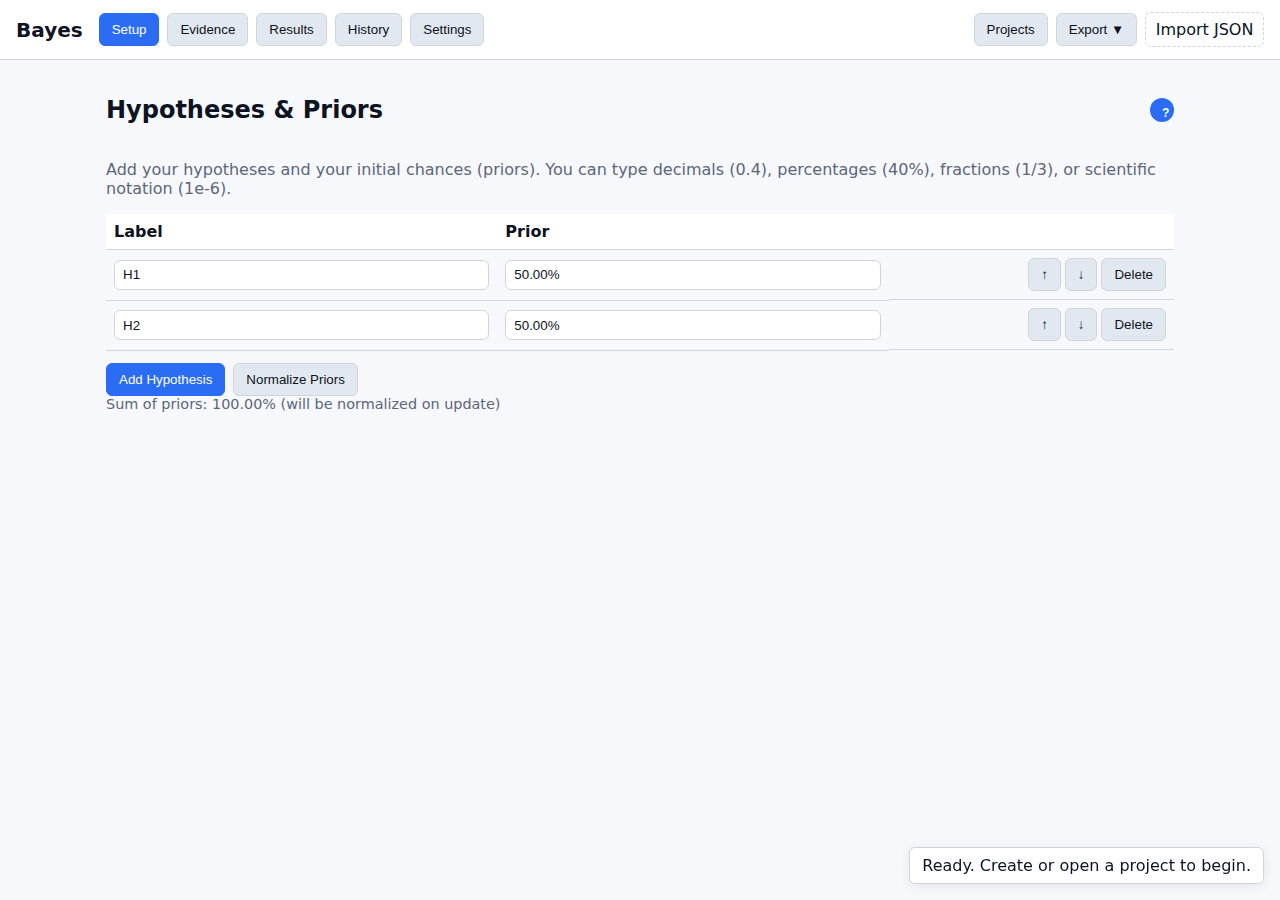
<file: index.html>
<!doctype html>
<html lang="en">
<head>
  <meta charset="utf-8" />
  <meta name="viewport" content="width=device-width, initial-scale=1" />
  <title>Bayes — Bayesian Reasoning App</title>
  <meta name="description" content="A simple, offline-capable app for Bayesian reasoning with multiple hypotheses, repeated updates, and Jeffrey conditionalization.">
  <link rel="manifest" href="./manifest.webmanifest">
  <meta name="theme-color" content="#0d1321">
  <link rel="icon" href="./icons/icon-192.svg" type="image/svg+xml">
  <link rel="apple-touch-icon" href="./icons/icon-180.png">
  <link rel="apple-touch-icon" sizes="120x120" href="./icons/icon-120.png">
  <link rel="apple-touch-icon" sizes="152x152" href="./icons/icon-152.png">
  <link rel="apple-touch-icon" sizes="180x180" href="./icons/icon-180.png">
  <meta name="apple-mobile-web-app-capable" content="yes">
  <meta name="apple-mobile-web-app-status-bar-style" content="black-translucent">
  <meta name="apple-mobile-web-app-title" content="Bayes">
  <meta name="apple-touch-fullscreen" content="yes">
  <meta name="mobile-web-app-capable" content="yes">
  <meta http-equiv="Content-Security-Policy" content="default-src 'self'; img-src 'self' data:; style-src 'self' 'unsafe-inline'; script-src 'self'; font-src 'self' data:; connect-src 'self';">
  <link rel="stylesheet" href="./styles.css">
</head>
<body>
  <header class="app-header">
    <h1>Bayes</h1>
    <nav class="tabs" role="tablist" aria-label="Primary">
      <button class="tab active" data-tab="setup" role="tab" aria-selected="true">Setup</button>
      <button class="tab" data-tab="evidence" role="tab" aria-selected="false">Evidence</button>
      <button class="tab" data-tab="results" role="tab" aria-selected="false">Results</button>
      <button class="tab" data-tab="history" role="tab" aria-selected="false">History</button>
      <button class="tab" data-tab="settings" role="tab" aria-selected="false">Settings</button>
    </nav>
    <div class="project-controls">
      <button id="btn-projects" class="secondary">Projects</button>
      <div class="export-dropdown">
        <button id="btn-export-menu" class="secondary">Export ▼</button>
        <div class="dropdown-content">
          <button id="btn-export-json">JSON</button>
          <button id="btn-export-csv">CSV (Results)</button>
          <button id="btn-export-chart-bar">Bar Chart (PNG)</button>
          <button id="btn-export-chart-line">Timeline Chart (PNG)</button>
        </div>
      </div>
      <label class="import-label">Import JSON<input type="file" id="input-import" accept="application/json" /></label>
    </div>
  </header>

  <main>
    <section id="view-setup" class="view active" aria-labelledby="tab-setup">
      <div class="section-header">
        <h2>Hypotheses & Priors</h2>
        <button class="help-btn" data-help="setup" title="Show help for this section" aria-label="Show help for hypotheses and priors">?</button>
      </div>
      <p class="help">Add your hypotheses and your initial chances (priors). You can type decimals (0.4), percentages (40%), fractions (1/3), or scientific notation (1e-6).</p>
      <div class="hypotheses">
        <table class="table">
          <thead>
            <tr><th>Label</th><th>Prior</th><th></th></tr>
          </thead>
          <tbody id="hypo-rows"></tbody>
        </table>
        <div class="row-actions">
          <button id="btn-add-hypo">Add Hypothesis</button>
          <button id="btn-normalize" class="secondary">Normalize Priors</button>
        </div>
        <div id="priors-summary" class="muted"></div>
      </div>
    </section>

    <section id="view-evidence" class="view" aria-labelledby="tab-evidence">
      <div class="section-header">
        <h2>Add Evidence</h2>
        <button class="help-btn" data-help="evidence" title="Show help for this section" aria-label="Show help for adding evidence">?</button>
      </div>
      <div class="evidence-switcher">
        <button class="chip chip-active" data-etype="certain" role="tab" aria-selected="true" aria-controls="evidence-certain">Certain</button>
        <button class="chip" data-etype="jeffrey" role="tab" aria-selected="false" aria-controls="evidence-jeffrey">Uncertain (Jeffrey)</button>
      </div>
      <div id="evidence-certain" class="evidence-panel" role="tabpanel" aria-labelledby="evidence-certain-tab">
        <p class="help">Enter the likelihood of this evidence if each hypothesis were true (P(E|H)).</p>
        <div class="evidence-label-input">
          <label for="evidence-certain-label">Evidence Label (optional):</label>
          <input type="text" id="evidence-certain-label" placeholder="e.g., 'Positive test result', 'Witness testimony'" />
        </div>
        <table class="table">
          <thead><tr><th>Hypothesis</th><th>P(E|H)</th></tr></thead>
          <tbody id="likelihood-rows"></tbody>
        </table>
        <div class="row-actions">
          <button id="btn-add-evidence-certain">Apply Evidence</button>
        </div>
      </div>
      <div id="evidence-jeffrey" class="evidence-panel hidden" role="tabpanel" aria-labelledby="evidence-jeffrey-tab">
        <p class="help">Define categories (a partition) and your target weights after seeing ambiguous evidence. Then set P(Category|H) for each hypothesis.</p>
        <div class="evidence-label-input">
          <label for="evidence-jeffrey-label">Evidence Label (optional):</label>
          <input type="text" id="evidence-jeffrey-label" placeholder="e.g., 'Ambiguous test result', 'Mixed signals'" />
        </div>
        <div class="jeffrey-categories">
          <table class="table small">
            <thead><tr><th>Category</th><th>Target Weight</th><th></th></tr></thead>
            <tbody id="jeffrey-cats"></tbody>
          </table>
          <div class="row-actions">
            <button id="btn-add-cat">Add Category</button>
            <button id="btn-normalize-cats" class="secondary">Normalize Weights</button>
          </div>
        </div>
        <div class="jeffrey-likelihoods">
          <table class="table">
            <thead id="jeffrey-like-head"></thead>
            <tbody id="jeffrey-like-body"></tbody>
          </table>
        </div>
        <div class="row-actions">
          <button id="btn-add-evidence-jeffrey">Apply Jeffrey Evidence</button>
        </div>
      </div>
      <div id="evidence-message" class="message" role="status"></div>
    </section>

    <section id="view-results" class="view" aria-labelledby="tab-results">
      <div class="section-header">
        <h2>Results</h2>
        <button class="help-btn" data-help="results" title="Show help for this section" aria-label="Show help for understanding results">?</button>
      </div>
      <div class="charts">
        <div class="chart-card">
          <h3>Current Posterior</h3>
          <div id="chart-bar" class="chart"></div>
        </div>
        <div class="chart-card">
          <h3>Beliefs Over Time</h3>
          <div id="chart-line" class="chart"></div>
        </div>
      </div>
      <div class="results-table">
        <table class="table">
          <thead><tr><th>Hypothesis</th><th>Posterior</th></tr></thead>
          <tbody id="results-rows"></tbody>
        </table>
      </div>
    </section>

    <section id="view-history" class="view" aria-labelledby="tab-history">
      <div class="section-header">
        <h2>History</h2>
        <button class="help-btn" data-help="history" title="Show help for this section" aria-label="Show help for history and undo features">?</button>
      </div>
      <div id="history-list" class="history-list"></div>
      <div class="row-actions">
        <button id="btn-undo" class="secondary" aria-describedby="undo-help">Undo</button>
        <button id="btn-redo" class="secondary" aria-describedby="redo-help">Redo</button>
        <button id="btn-clear-history" class="danger" aria-describedby="clear-help">Clear Last Evidence</button>
        <div class="sr-only">
          <div id="undo-help">Remove the last piece of evidence and restore previous beliefs</div>
          <div id="redo-help">Restore the most recently undone evidence</div>
          <div id="clear-help">Permanently remove the most recent evidence from history</div>
        </div>
      </div>
    </section>

    <section id="view-settings" class="view" aria-labelledby="tab-settings">
      <h2>Settings</h2>
      <div class="settings">
        <label>
          Number format
          <select id="setting-number-format">
            <option value="percent">Percent</option>
            <option value="decimal">Decimal</option>
          </select>
        </label>
        <label>
          Rounding (digits)
          <input id="setting-round" type="number" min="0" max="8" value="2" />
        </label>
        <label>
          Theme
          <select id="setting-theme">
            <option value="light">Light</option>
            <option value="dark">Dark</option>
          </select>
        </label>
      </div>
    </section>
  </main>

  <dialog id="projects-dialog">
    <form method="dialog">
      <h3>Projects</h3>
      <div id="projects-list" class="projects-list"></div>
      <div class="row-actions">
        <input type="text" id="new-project-name" placeholder="New project name" />
        <button id="btn-create-project">Create</button>
        <button value="cancel" class="secondary">Close</button>
      </div>
    </form>
  </dialog>

  <div id="toaster" role="status" aria-live="polite"></div>

  <!-- Help Modal -->
  <dialog id="help-dialog">
    <form method="dialog">
      <div class="help-content">
        <h3 id="help-title">Help</h3>
        <div id="help-body"></div>
        <div class="row-actions">
          <button id="btn-tutorial" class="secondary">Start Tutorial</button>
          <button value="cancel">Close</button>
        </div>
      </div>
    </form>
  </dialog>

  <!-- Tutorial Overlay -->
  <div id="tutorial-overlay" class="hidden" hidden>
    <div class="tutorial-popup">
      <div class="tutorial-content">
        <h4 id="tutorial-title">Welcome to Bayes!</h4>
        <p id="tutorial-text">Let's walk through how to use this app.</p>
        <div class="tutorial-actions">
          <button id="btn-tutorial-prev" class="secondary">Previous</button>
          <button id="btn-tutorial-next">Next</button>
          <button id="btn-tutorial-skip" class="secondary">Skip Tutorial</button>
        </div>
      </div>
    </div>
  </div>

  <script type="module" src="./js/main.js"></script>
</body>
</html>
</file>
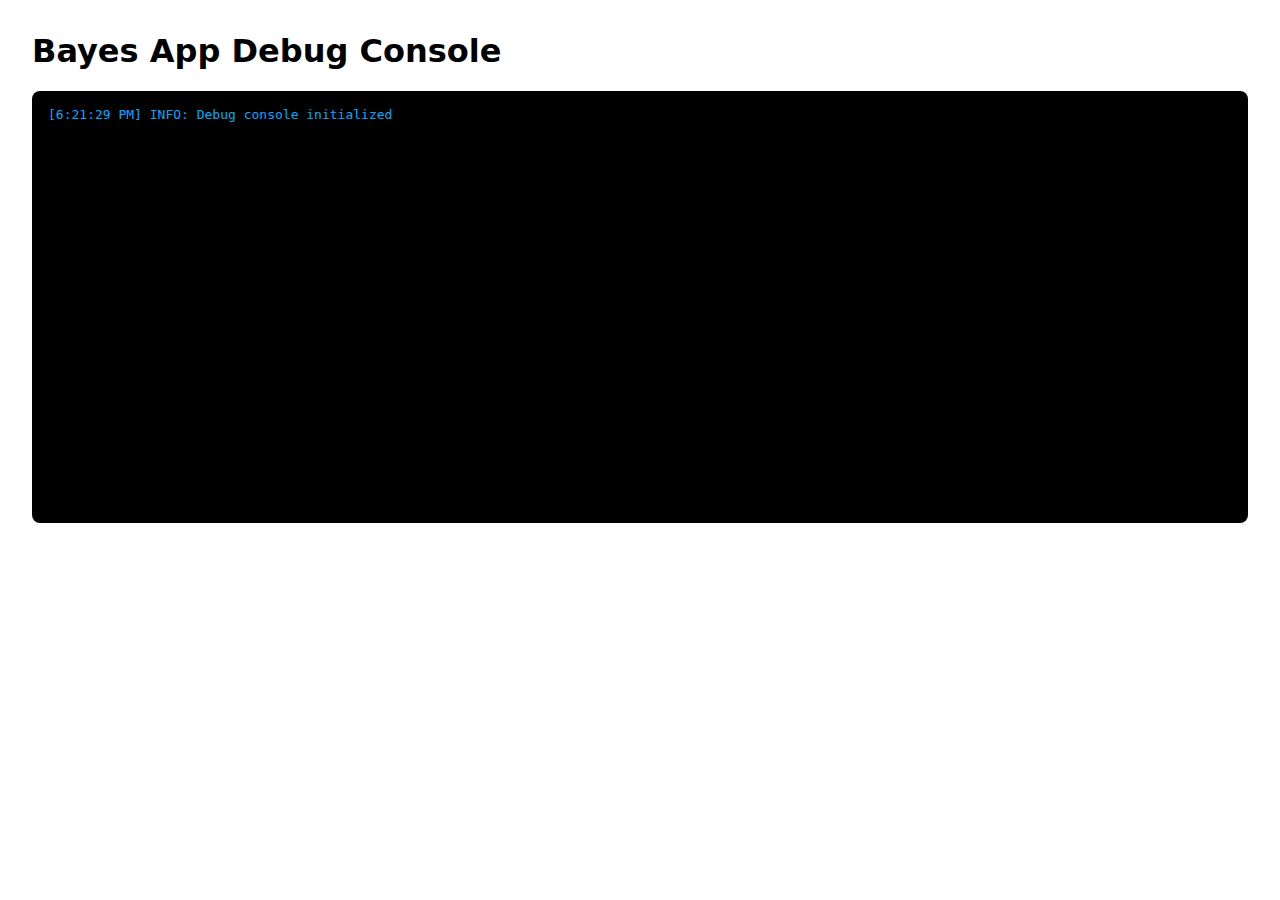
<file: debug.html>
<!DOCTYPE html>
<html lang="en">
<head>
    <meta charset="UTF-8">
    <meta name="viewport" content="width=device-width, initial-scale=1.0">
    <title>Bayes Debug Console</title>
    <style>
        body { font-family: system-ui; margin: 2rem; }
        #console { background: #000; color: #0f0; padding: 1rem; border-radius: 8px; height: 400px; overflow-y: auto; font-family: monospace; }
        .error { color: #f00; }
        .warn { color: #fa0; }
        .info { color: #0af; }
    </style>
</head>
<body>
    <h1>Bayes App Debug Console</h1>
    <div id="console"></div>
    
    <script>
        const consoleDiv = document.getElementById('console');
        
        function log(type, ...args) {
            const div = document.createElement('div');
            div.className = type;
            div.textContent = `[${new Date().toLocaleTimeString()}] ${type.toUpperCase()}: ${args.join(' ')}`;
            consoleDiv.appendChild(div);
            consoleDiv.scrollTop = consoleDiv.scrollHeight;
        }
        
        // Override console methods
        const originalLog = console.log;
        const originalError = console.error;
        const originalWarn = console.warn;
        
        console.log = (...args) => { originalLog(...args); log('info', ...args); };
        console.error = (...args) => { originalError(...args); log('error', ...args); };
        console.warn = (...args) => { originalWarn(...args); log('warn', ...args); };
        
        // Catch unhandled errors
        window.addEventListener('error', (e) => {
            log('error', 'Unhandled error:', e.message, 'at', e.filename + ':' + e.lineno);
        });
        
        window.addEventListener('unhandledrejection', (e) => {
            log('error', 'Unhandled promise rejection:', e.reason);
        });
        
        log('info', 'Debug console initialized');
        
        // Test the main app
        setTimeout(() => {
            log('info', 'Loading main app...');
            const script = document.createElement('script');
            script.type = 'module';
            script.src = '/js/main.js';
            script.onload = () => log('info', 'Main app script loaded');
            script.onerror = (e) => log('error', 'Failed to load main app script:', e);
            document.head.appendChild(script);
        }, 1000);
    </script>
</body>
</html>
</file>
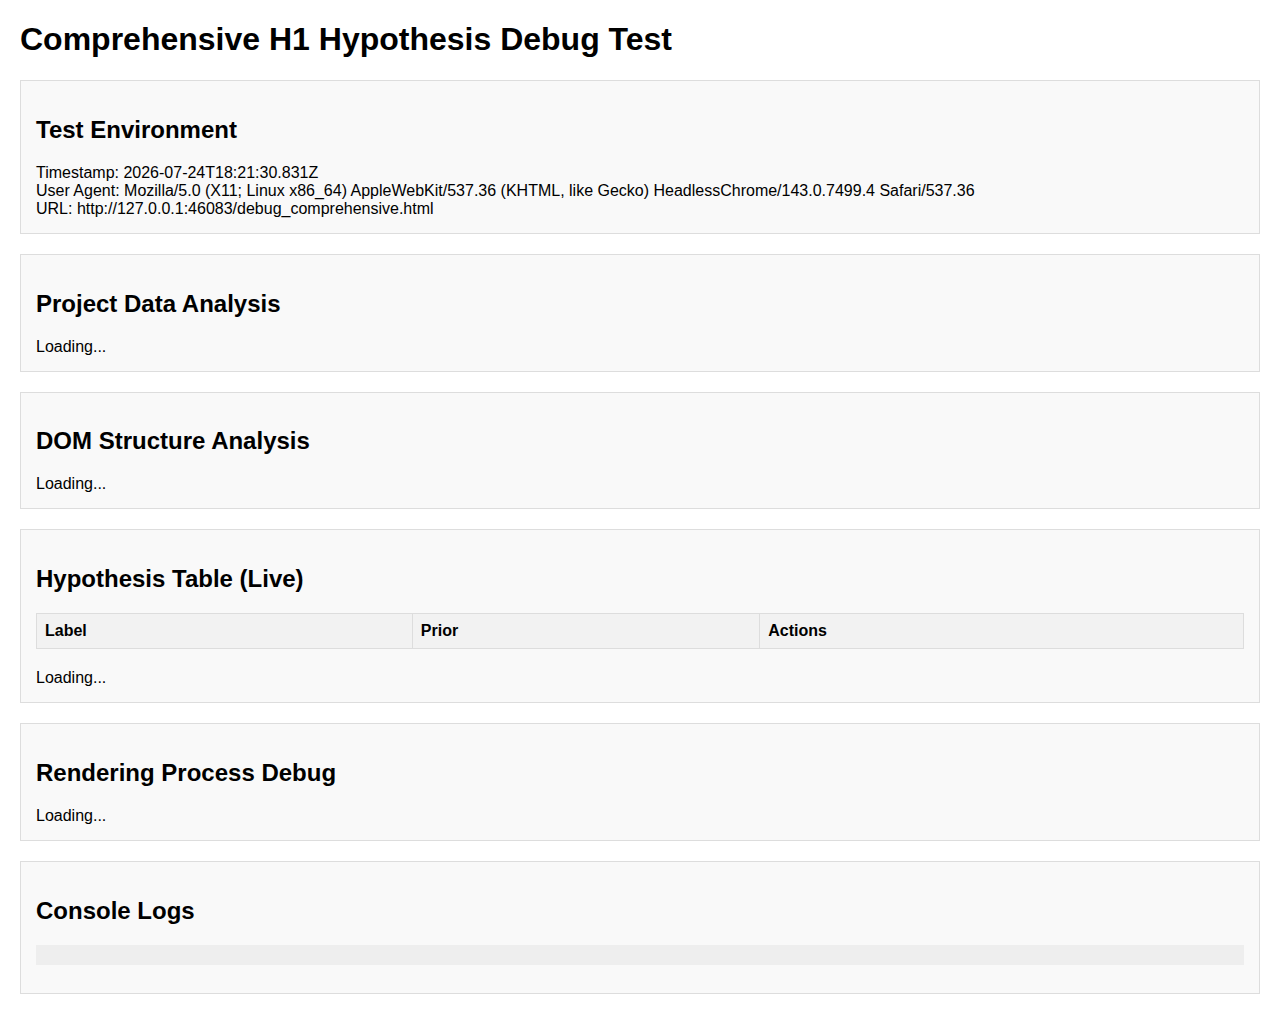
<file: debug_comprehensive.html>
<!DOCTYPE html>
<html lang="en">
<head>
    <meta charset="UTF-8">
    <meta name="viewport" content="width=device-width, initial-scale=1.0">
    <title>Comprehensive H1 Debug Test</title>
    <style>
        body { font-family: Arial, sans-serif; margin: 20px; }
        .debug-section { margin: 20px 0; padding: 15px; border: 1px solid #ddd; background: #f9f9f9; }
        .error { color: red; font-weight: bold; }
        .success { color: green; font-weight: bold; }
        .warning { color: orange; font-weight: bold; }
        pre { background: #eee; padding: 10px; overflow-x: auto; }
        table { border-collapse: collapse; width: 100%; margin: 10px 0; }
        th, td { border: 1px solid #ddd; padding: 8px; text-align: left; }
        th { background-color: #f2f2f2; }
        #hypo-rows tr { background: #fff; }
        #hypo-rows tr:nth-child(even) { background: #f9f9f9; }
        .test-table { margin: 20px 0; }
    </style>
</head>
<body>
    <h1>Comprehensive H1 Hypothesis Debug Test</h1>
    
    <div class="debug-section">
        <h2>Test Environment</h2>
        <div id="test-info">Loading...</div>
    </div>

    <div class="debug-section">
        <h2>Project Data Analysis</h2>
        <div id="project-analysis">Loading...</div>
    </div>

    <div class="debug-section">
        <h2>DOM Structure Analysis</h2>
        <div id="dom-analysis">Loading...</div>
    </div>

    <div class="debug-section">
        <h2>Hypothesis Table (Live)</h2>
        <table class="test-table">
            <thead>
                <tr><th>Label</th><th>Prior</th><th>Actions</th></tr>
            </thead>
            <tbody id="hypo-rows"></tbody>
        </table>
        <div id="table-analysis">Loading...</div>
    </div>

    <div class="debug-section">
        <h2>Rendering Process Debug</h2>
        <div id="render-debug">Loading...</div>
    </div>

    <div class="debug-section">
        <h2>Console Logs</h2>
        <pre id="console-logs"></pre>
    </div>

    <script src="js/main.js"></script>
    <script src="js/algorithms.js"></script>
    <script src="js/charts.js"></script>
    <script src="js/app.js"></script>

    <script>
        let consoleLogs = [];
        const originalConsole = {
            log: console.log,
            error: console.error,
            warn: console.warn,
            info: console.info
        };

        // Capture console output
        ['log', 'error', 'warn', 'info'].forEach(method => {
            console[method] = function(...args) {
                consoleLogs.push(`[${method.toUpperCase()}] ${args.join(' ')}`);
                originalConsole[method].apply(console, args);
                updateConsoleLogs();
            };
        });

        function updateConsoleLogs() {
            document.getElementById('console-logs').textContent = consoleLogs.slice(-20).join('\n');
        }

        function analyzeProject() {
            const analysis = document.getElementById('project-analysis');
            
            if (!window.project) {
                analysis.innerHTML = '<span class="error">❌ No project object found</span>';
                return;
            }

            const projectInfo = {
                id: window.project.id,
                name: window.project.name,
                hypothesesCount: window.project.hypotheses ? window.project.hypotheses.length : 0,
                hypotheses: window.project.hypotheses || [],
                timeline: window.project.timeline || [],
                timelineLength: window.project.timeline ? window.project.timeline.length : 0
            };

            let html = '<h3>Project Object:</h3><pre>' + JSON.stringify(projectInfo, null, 2) + '</pre>';
            
            if (projectInfo.hypotheses.length === 0) {
                html += '<span class="error">❌ No hypotheses found in project</span>';
            } else {
                html += '<h3>Hypothesis Details:</h3>';
                projectInfo.hypotheses.forEach((h, i) => {
                    const status = h.label === 'H1' ? 'success' : 'info';
                    html += `<div class="${status}">Hypothesis ${i}: ${JSON.stringify(h)}</div>`;
                });
            }

            analysis.innerHTML = html;
        }

        function analyzeDOMStructure() {
            const analysis = document.getElementById('dom-analysis');
            const hypoRows = document.getElementById('hypo-rows');
            
            let html = '<h3>DOM Elements:</h3>';
            html += `<div>hypo-rows element: ${hypoRows ? '✅ Found' : '❌ Missing'}</div>`;
            
            if (hypoRows) {
                const rows = hypoRows.querySelectorAll('tr');
                const inputs = hypoRows.querySelectorAll('input');
                const buttons = hypoRows.querySelectorAll('button');
                
                html += `<div>Table rows: ${rows.length}</div>`;
                html += `<div>Input elements: ${inputs.length}</div>`;
                html += `<div>Button elements: ${buttons.length}</div>`;
                html += `<div>innerHTML length: ${hypoRows.innerHTML.length}</div>`;
                
                if (hypoRows.innerHTML.length > 0) {
                    html += '<h4>Current HTML Content:</h4>';
                    html += '<pre>' + hypoRows.innerHTML.replace(/</g, '&lt;').replace(/>/g, '&gt;') + '</pre>';
                }
                
                // Analyze each row
                if (rows.length > 0) {
                    html += '<h4>Row Analysis:</h4>';
                    rows.forEach((row, i) => {
                        const rowInputs = row.querySelectorAll('input');
                        const rowButtons = row.querySelectorAll('button');
                        const hypothesisId = row.getAttribute('data-hypothesis-id');
                        
                        html += `<div>Row ${i}: ID="${hypothesisId}", Inputs=${rowInputs.length}, Buttons=${rowButtons.length}</div>`;
                        
                        if (rowInputs.length >= 2) {
                            html += `<div>  - Label: "${rowInputs[0].value}", Prior: "${rowInputs[1].value}"</div>`;
                        }
                    });
                }
            }
            
            analysis.innerHTML = html;
        }

        function analyzeTable() {
            const analysis = document.getElementById('table-analysis');
            const hypoRows = document.getElementById('hypo-rows');
            
            if (!hypoRows) {
                analysis.innerHTML = '<span class="error">❌ Table body not found</span>';
                return;
            }

            const rows = hypoRows.querySelectorAll('tr');
            let html = `<div>Visible rows in table: ${rows.length}</div>`;
            
            if (rows.length === 0) {
                html += '<span class="error">❌ No rows visible in table</span>';
            } else {
                html += '<div class="success">✅ Rows found in table</div>';
                
                // Check for H1 specifically
                let h1Found = false;
                rows.forEach((row, i) => {
                    const inputs = row.querySelectorAll('input');
                    if (inputs.length >= 1 && inputs[0].value === 'H1') {
                        h1Found = true;
                        html += `<div class="success">✅ H1 found in row ${i}</div>`;
                    }
                });
                
                if (!h1Found) {
                    html += '<span class="error">❌ H1 not found in any visible row</span>';
                }
            }
            
            analysis.innerHTML = html;
        }

        function debugRenderProcess() {
            const debug = document.getElementById('render-debug');
            
            let html = '<h3>Manual Render Test:</h3>';
            
            // Test manual rendering
            try {
                if (window.renderSetup) {
                    html += '<div>Calling renderSetup()...</div>';
                    window.renderSetup();
                    html += '<div class="success">✅ renderSetup() called successfully</div>';
                } else {
                    html += '<div class="error">❌ renderSetup function not found</div>';
                }
            } catch (error) {
                html += `<div class="error">❌ Error calling renderSetup(): ${error.message}</div>`;
            }
            
            debug.innerHTML = html;
        }

        async function runComprehensiveTest() {
            document.getElementById('test-info').innerHTML = `
                <div>Timestamp: ${new Date().toISOString()}</div>
                <div>User Agent: ${navigator.userAgent}</div>
                <div>URL: ${window.location.href}</div>
            `;

            // Wait for app initialization
            await new Promise(resolve => setTimeout(resolve, 1000));
            
            analyzeProject();
            analyzeDOMStructure();
            analyzeTable();
            debugRenderProcess();
            
            // Re-analyze after render
            setTimeout(() => {
                analyzeDOMStructure();
                analyzeTable();
            }, 500);
        }

        // Start the test when page loads
        window.addEventListener('load', () => {
            setTimeout(runComprehensiveTest, 100);
        });

        // Periodic updates
        setInterval(() => {
            analyzeTable();
            analyzeDOMStructure();
        }, 2000);
    </script>
</body>
</html>
</file>
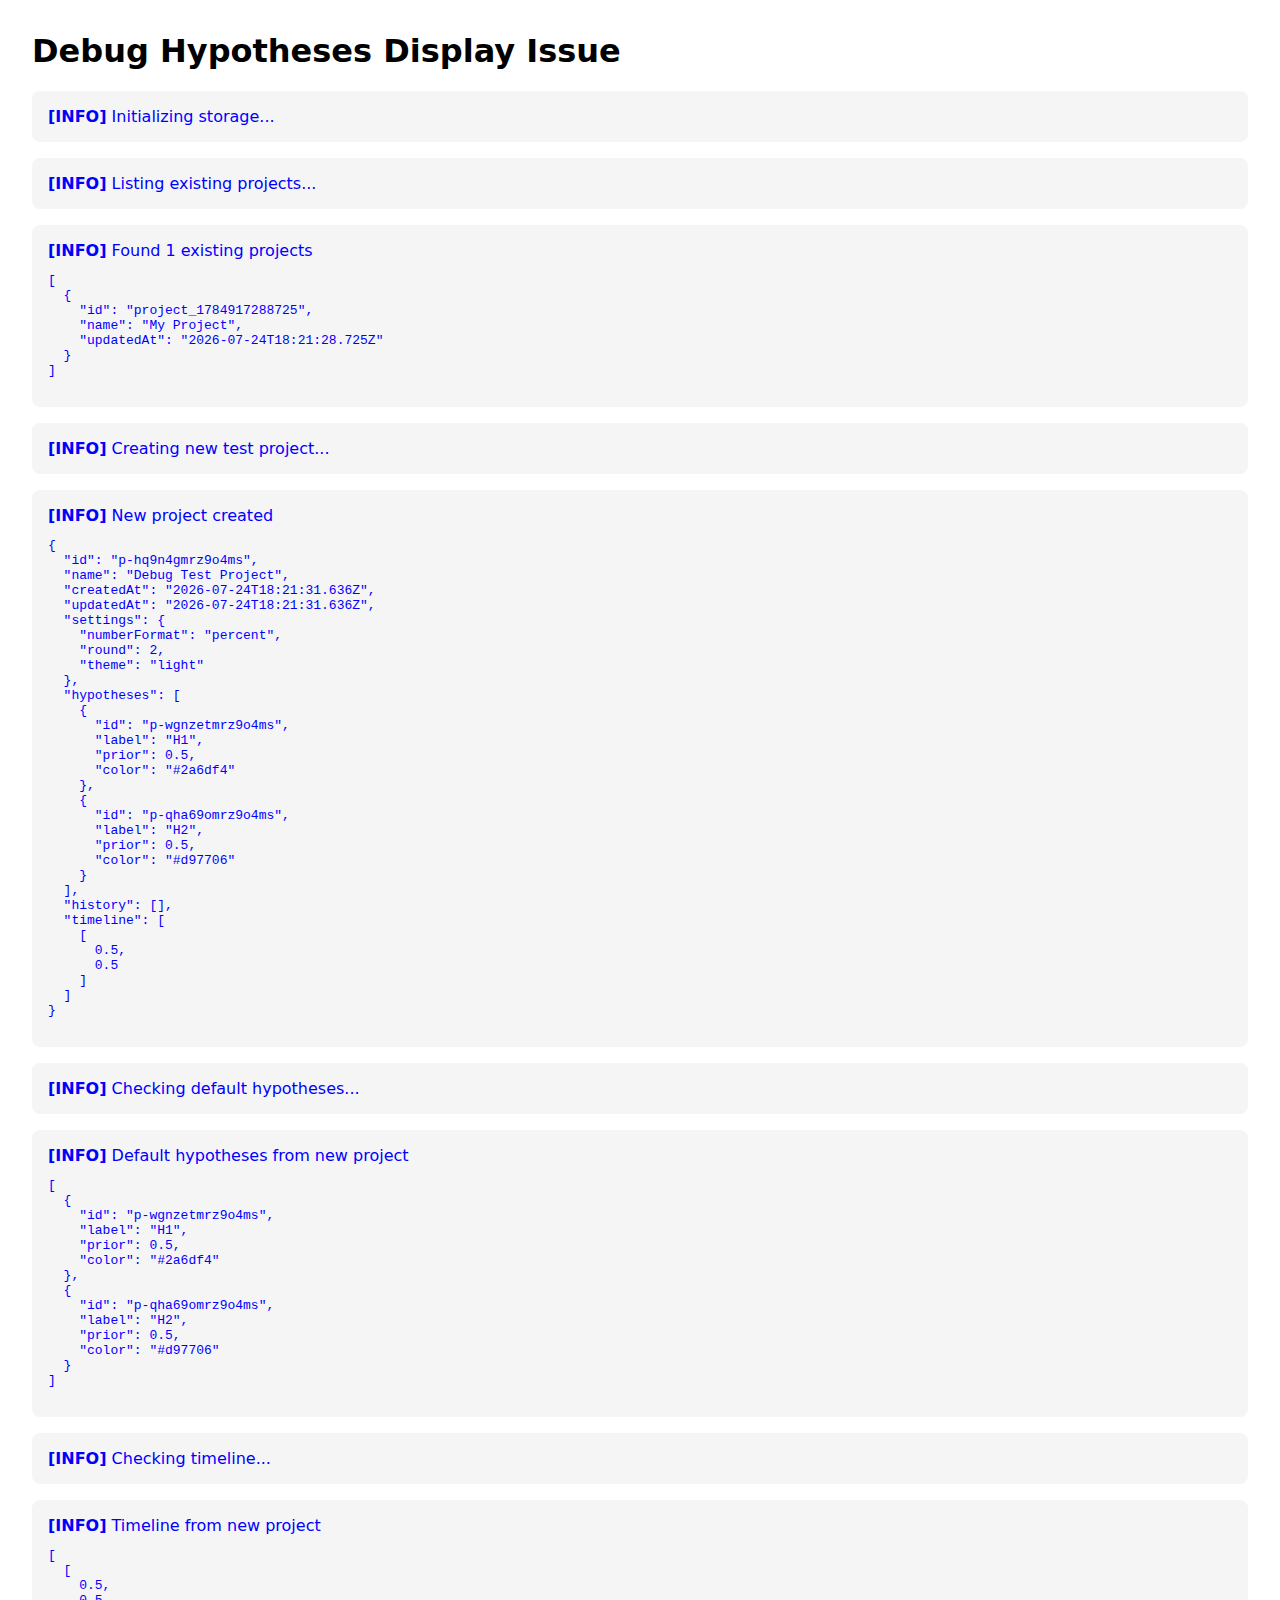
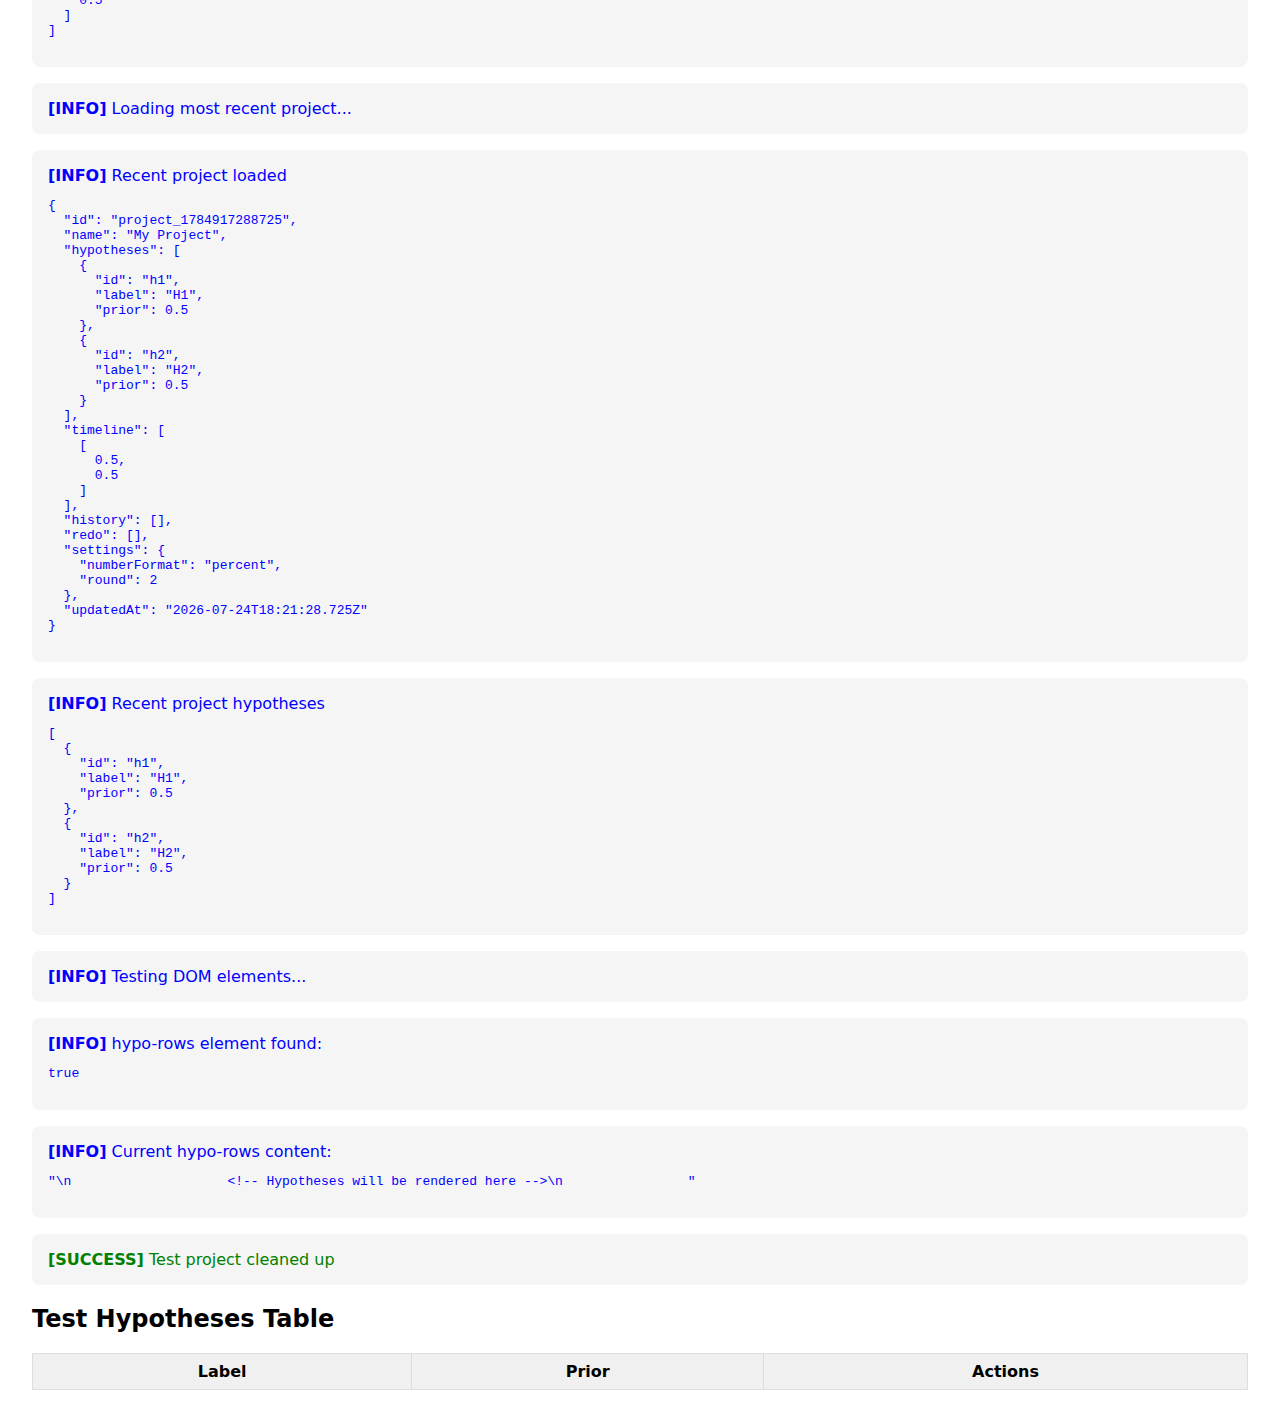
<file: debug_hypotheses.html>
<!DOCTYPE html>
<html lang="en">
<head>
    <meta charset="UTF-8">
    <meta name="viewport" content="width=device-width, initial-scale=1.0">
    <title>Debug Hypotheses Issue</title>
    <style>
        body { font-family: system-ui; margin: 2rem; }
        .debug-panel { background: #f5f5f5; padding: 1rem; margin: 1rem 0; border-radius: 8px; }
        .hypothesis { margin: 0.5rem 0; padding: 0.5rem; background: white; border: 1px solid #ddd; }
        .error { color: red; }
        .success { color: green; }
        .info { color: blue; }
    </style>
</head>
<body>
    <h1>Debug Hypotheses Display Issue</h1>
    <div id="debug-output"></div>
    
    <script type="module">
        import { Storage } from './js/storage.js';
        import { App } from './js/app.js';
        
        const debugDiv = document.getElementById('debug-output');
        
        function log(type, message, data = null) {
            const div = document.createElement('div');
            div.className = `debug-panel ${type}`;
            div.innerHTML = `<strong>[${type.toUpperCase()}]</strong> ${message}`;
            if (data) {
                const pre = document.createElement('pre');
                pre.textContent = JSON.stringify(data, null, 2);
                div.appendChild(pre);
            }
            debugDiv.appendChild(div);
        }
        
        async function debugHypotheses() {
            try {
                log('info', 'Initializing storage...');
                await Storage.init();
                
                log('info', 'Listing existing projects...');
                const projects = await Storage.listProjects();
                log('info', `Found ${projects.length} existing projects`, projects);
                
                log('info', 'Creating new test project...');
                const newProject = await Storage.createProject('Debug Test Project');
                log('info', 'New project created', newProject);
                
                log('info', 'Checking default hypotheses...');
                log('info', 'Default hypotheses from new project', newProject.hypotheses);
                
                log('info', 'Checking timeline...');
                log('info', 'Timeline from new project', newProject.timeline);
                
                // Check if there's an existing project being loaded
                if (projects.length > 0) {
                    log('info', 'Loading most recent project...');
                    const recentProject = await Storage.loadProject(projects[0].id);
                    log('info', 'Recent project loaded', recentProject);
                    
                    if (recentProject.hypotheses) {
                        log('info', 'Recent project hypotheses', recentProject.hypotheses);
                    }
                }
                
                // Test the DOM rendering
                log('info', 'Testing DOM elements...');
                const hypoRows = document.getElementById('hypo-rows');
                log('info', 'hypo-rows element found:', !!hypoRows);
                
                if (hypoRows) {
                    log('info', 'Current hypo-rows content:', hypoRows.innerHTML);
                }
                
                // Cleanup test project
                await Storage.deleteProject(newProject.id);
                log('success', 'Test project cleaned up');
                
            } catch (error) {
                log('error', 'Debug failed', error);
            }
        }
        
        // Add a simple table to test rendering
        const testTable = document.createElement('div');
        testTable.innerHTML = `
            <h2>Test Hypotheses Table</h2>
            <table style="border-collapse: collapse; width: 100%;">
                <thead>
                    <tr style="background: #f0f0f0;">
                        <th style="border: 1px solid #ddd; padding: 8px;">Label</th>
                        <th style="border: 1px solid #ddd; padding: 8px;">Prior</th>
                        <th style="border: 1px solid #ddd; padding: 8px;">Actions</th>
                    </tr>
                </thead>
                <tbody id="hypo-rows" style="border: 1px solid #ddd;">
                    <!-- Hypotheses will be rendered here -->
                </tbody>
            </table>
        `;
        document.body.appendChild(testTable);
        
        debugHypotheses();
    </script>
</body>
</html>
</file>
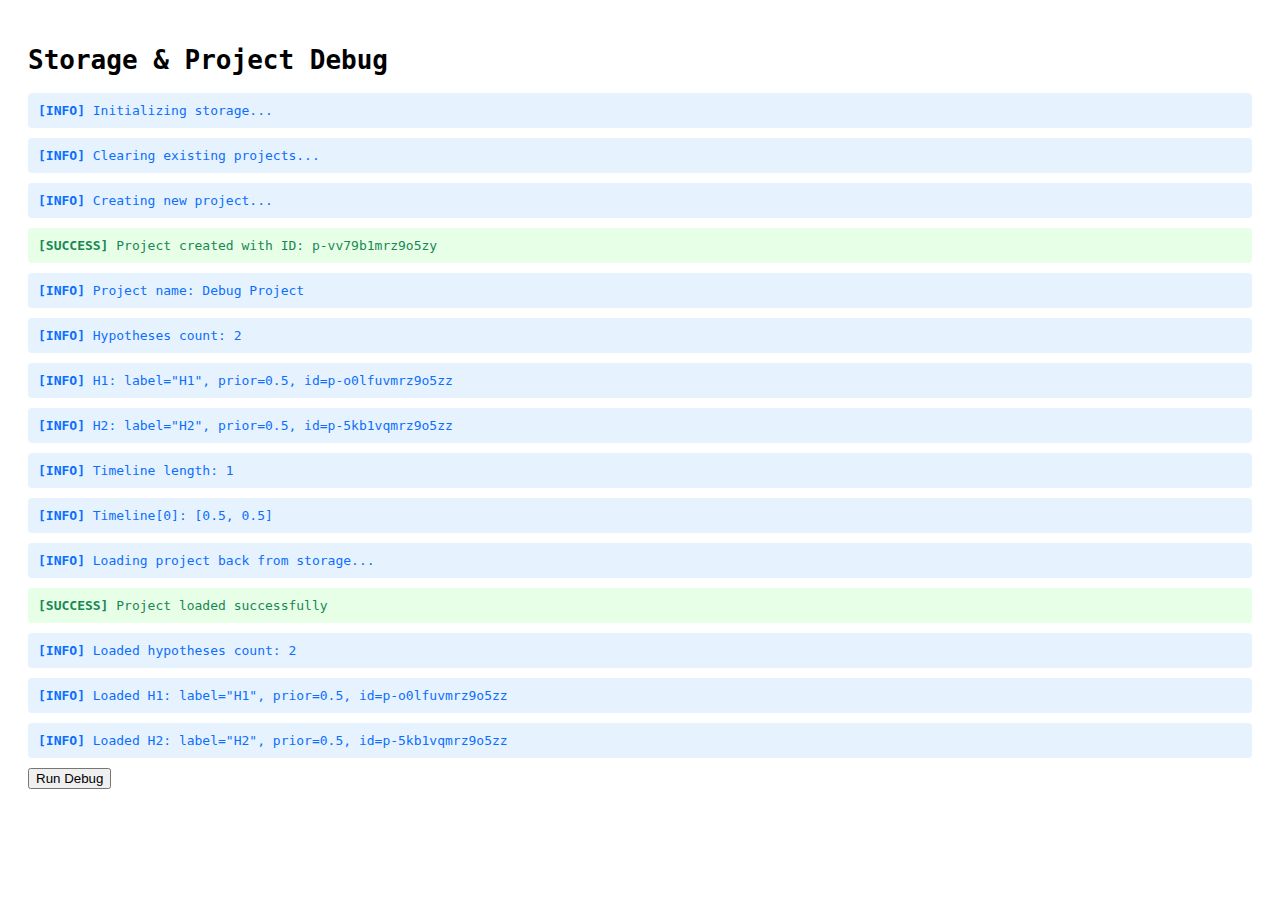
<file: debug_storage.html>
<!DOCTYPE html>
<html lang="en">
<head>
    <meta charset="UTF-8">
    <meta name="viewport" content="width=device-width, initial-scale=1.0">
    <title>Debug Storage & Project Creation</title>
    <style>
        body { font-family: monospace; padding: 20px; }
        .debug { background: #f8f9fa; padding: 10px; margin: 10px 0; border-radius: 4px; }
        .error { background: #ffe6e6; color: #d63384; }
        .success { background: #e6ffe6; color: #198754; }
        .info { background: #e6f3ff; color: #0d6efd; }
    </style>
</head>
<body>
    <h1>Storage & Project Debug</h1>
    <div id="output"></div>
    <button onclick="runDebug()">Run Debug</button>

    <script type="module">
        import { Storage } from './js/storage.js';

        const output = document.getElementById('output');

        function log(type, message) {
            const div = document.createElement('div');
            div.className = `debug ${type}`;
            div.innerHTML = `<strong>[${type.toUpperCase()}]</strong> ${message}`;
            output.appendChild(div);
        }

        window.runDebug = async function() {
            output.innerHTML = '';
            
            try {
                log('info', 'Initializing storage...');
                await Storage.init();
                
                log('info', 'Clearing existing projects...');
                const existing = await Storage.listProjects();
                for (const proj of existing) {
                    await Storage.deleteProject(proj.id);
                }
                
                log('info', 'Creating new project...');
                const newProject = await Storage.createProject('Debug Project');
                
                log('success', `Project created with ID: ${newProject.id}`);
                log('info', `Project name: ${newProject.name}`);
                log('info', `Hypotheses count: ${newProject.hypotheses?.length || 0}`);
                
                if (newProject.hypotheses) {
                    newProject.hypotheses.forEach((h, i) => {
                        log('info', `H${i+1}: label="${h.label}", prior=${h.prior}, id=${h.id}`);
                    });
                }
                
                log('info', `Timeline length: ${newProject.timeline?.length || 0}`);
                if (newProject.timeline && newProject.timeline[0]) {
                    log('info', `Timeline[0]: [${newProject.timeline[0].join(', ')}]`);
                }
                
                log('info', 'Loading project back from storage...');
                const loaded = await Storage.loadProject(newProject.id);
                
                if (loaded) {
                    log('success', 'Project loaded successfully');
                    log('info', `Loaded hypotheses count: ${loaded.hypotheses?.length || 0}`);
                    
                    if (loaded.hypotheses) {
                        loaded.hypotheses.forEach((h, i) => {
                            log('info', `Loaded H${i+1}: label="${h.label}", prior=${h.prior}, id=${h.id}`);
                        });
                    }
                } else {
                    log('error', 'Failed to load project back');
                }
                
            } catch (error) {
                log('error', `Error: ${error.message}`);
                console.error('Debug error:', error);
            }
        };
        
        // Auto-run
        setTimeout(() => window.runDebug(), 500);
    </script>
</body>
</html>
</file>
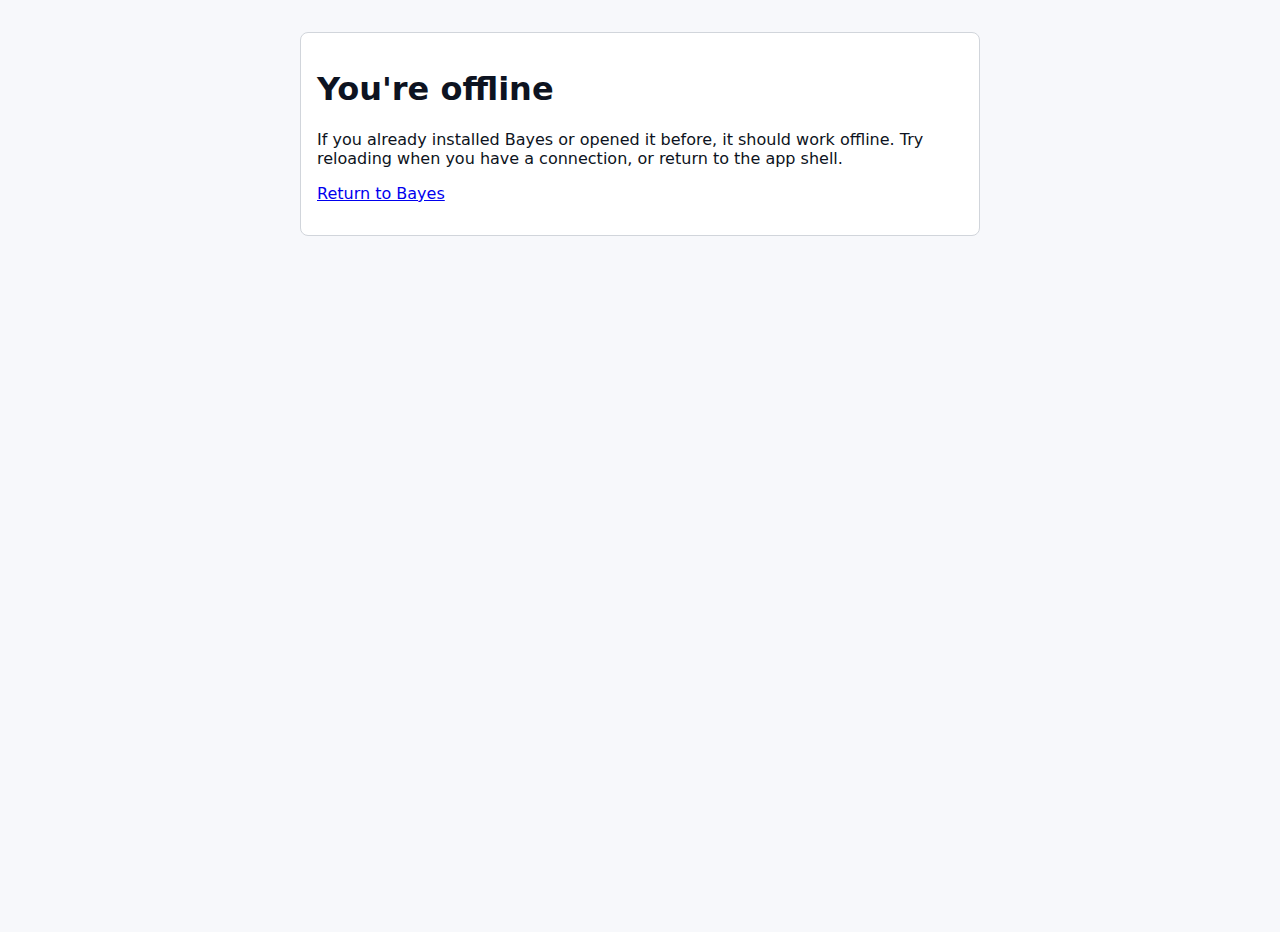
<file: offline.html>
<!doctype html>
<html lang="en">
<head>
  <meta charset="utf-8" />
  <meta name="viewport" content="width=device-width, initial-scale=1" />
  <title>Bayes — Offline</title>
  <meta name="description" content="You are offline. Bayes works offline after it has been installed.">
  <link rel="stylesheet" href="/styles.css">
</head>
<body>
  <main style="max-width:680px;margin:2rem auto;padding:1rem;background:var(--card);border:1px solid var(--border);border-radius:8px;">
    <h1>You're offline</h1>
    <p>If you already installed Bayes or opened it before, it should work offline. Try reloading when you have a connection, or return to the app shell.</p>
    <p><a href="/index.html">Return to Bayes</a></p>
  </main>
</body>
</html>
</file>
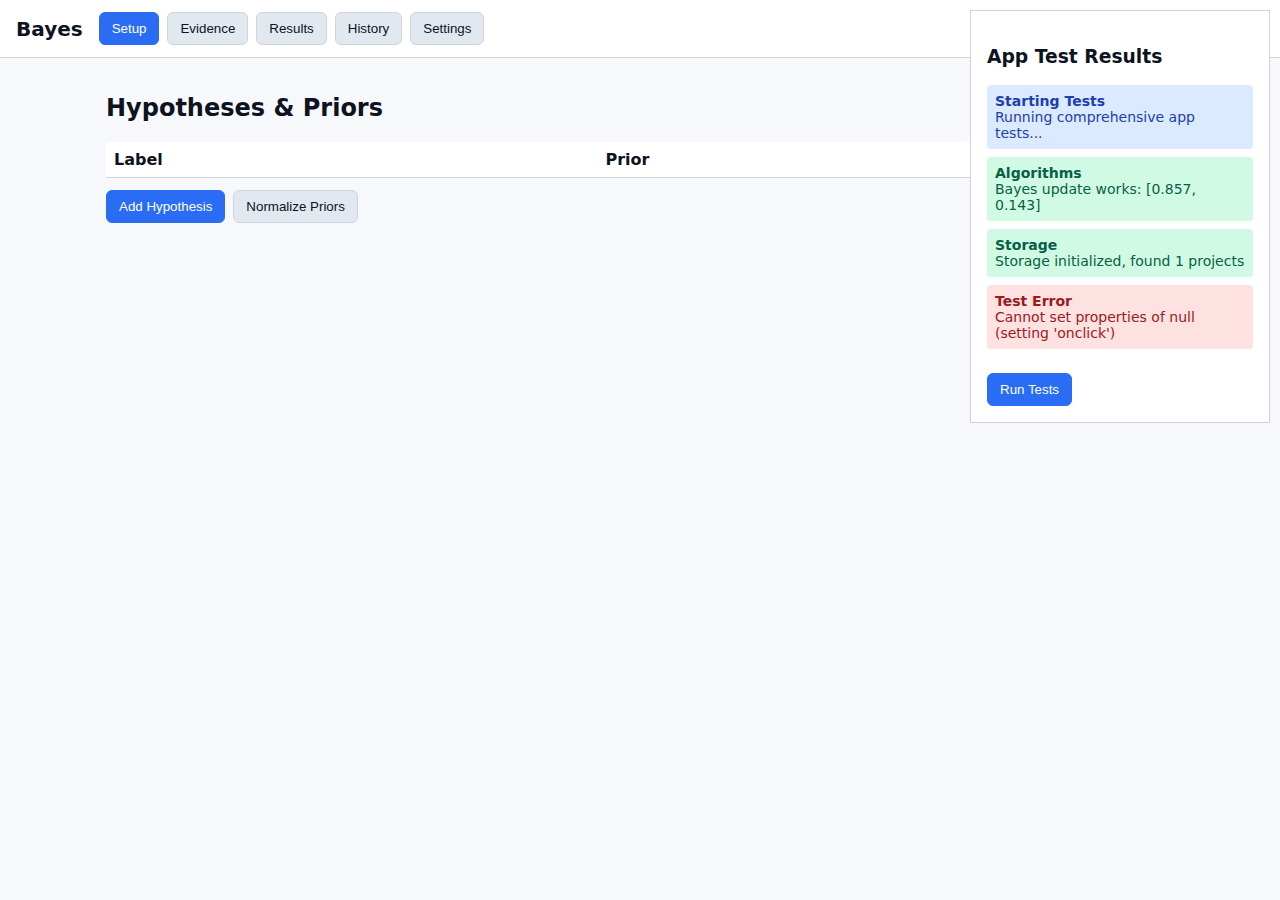
<file: test_app.html>
<!DOCTYPE html>
<html lang="en">
<head>
    <meta charset="UTF-8">
    <meta name="viewport" content="width=device-width, initial-scale=1.0">
    <title>Bayes App Test</title>
    <link rel="stylesheet" href="/styles.css">
    <style>
        .test-panel {
            position: fixed;
            top: 10px;
            right: 10px;
            width: 300px;
            background: var(--card);
            border: 1px solid var(--border);
            border-radius: var(--radius);
            padding: 1rem;
            box-shadow: var(--shadow-lg);
            z-index: 1000;
            max-height: 80vh;
            overflow-y: auto;
        }
        .test-result {
            margin: 0.5rem 0;
            padding: 0.5rem;
            border-radius: 4px;
            font-size: 0.875rem;
        }
        .test-pass { background: #d1fae5; color: #065f46; }
        .test-fail { background: #fee2e2; color: #991b1b; }
        .test-info { background: #dbeafe; color: #1e40af; }
    </style>
</head>
<body>
    <div class="test-panel">
        <h3>App Test Results</h3>
        <div id="test-results"></div>
        <button id="run-tests" style="margin-top: 1rem;">Run Tests</button>
    </div>

    <!-- Include the main app HTML structure -->
    <header class="app-header">
        <h1>Bayes</h1>
        <nav class="tabs" role="tablist" aria-label="Primary">
            <button class="tab active" data-tab="setup" role="tab" aria-selected="true">Setup</button>
            <button class="tab" data-tab="evidence" role="tab" aria-selected="false">Evidence</button>
            <button class="tab" data-tab="results" role="tab" aria-selected="false">Results</button>
            <button class="tab" data-tab="history" role="tab" aria-selected="false">History</button>
            <button class="tab" data-tab="settings" role="tab" aria-selected="false">Settings</button>
        </nav>
        <div class="project-controls">
            <button id="btn-projects" class="secondary">Projects</button>
        </div>
    </header>

    <main>
        <section id="view-setup" class="view active">
            <h2>Hypotheses & Priors</h2>
            <div class="hypotheses">
                <table class="table">
                    <thead>
                        <tr><th>Label</th><th>Prior</th><th></th></tr>
                    </thead>
                    <tbody id="hypo-rows"></tbody>
                </table>
                <div class="row-actions">
                    <button id="btn-add-hypo">Add Hypothesis</button>
                    <button id="btn-normalize" class="secondary">Normalize Priors</button>
                </div>
                <div id="priors-summary" class="muted"></div>
            </div>
        </section>

        <section id="view-results" class="view">
            <h2>Results</h2>
            <div class="charts">
                <div class="chart-card">
                    <h3>Current Posterior</h3>
                    <div id="chart-bar" class="chart"></div>
                </div>
            </div>
            <div class="results-table">
                <table class="table">
                    <thead><tr><th>Hypothesis</th><th>Posterior</th></tr></thead>
                    <tbody id="results-rows"></tbody>
                </table>
            </div>
        </section>
    </main>

    <div id="toaster" role="status" aria-live="polite"></div>

    <script type="module">
        import { Algorithms } from './js/algorithms.js';
        import { Storage } from './js/storage.js';
        import { Charts } from './js/charts.js';
        import { App } from './js/app.js';

        const resultsDiv = document.getElementById('test-results');

        function addTestResult(name, status, message = '') {
            const div = document.createElement('div');
            div.className = `test-result test-${status}`;
            div.innerHTML = `<strong>${name}</strong><br>${message}`;
            resultsDiv.appendChild(div);
        }

        async function runTests() {
            resultsDiv.innerHTML = '';
            addTestResult('Starting Tests', 'info', 'Running comprehensive app tests...');

            try {
                // Test 1: Algorithms
                const priors = [0.6, 0.4];
                const likelihoods = [0.8, 0.2];
                const result = Algorithms.bayesUpdate(priors, likelihoods);
                const sum = result.reduce((a, b) => a + b, 0);
                
                if (Math.abs(sum - 1) < 0.001) {
                    addTestResult('Algorithms', 'pass', `Bayes update works: [${result.map(x => x.toFixed(3)).join(', ')}]`);
                } else {
                    addTestResult('Algorithms', 'fail', `Sum is ${sum}, expected 1`);
                }

                // Test 2: Storage
                await Storage.init();
                const projects = await Storage.listProjects();
                addTestResult('Storage', 'pass', `Storage initialized, found ${projects.length} projects`);

                // Test 3: App initialization
                await App.start({ Algorithms, Storage, Charts });
                addTestResult('App Init', 'pass', 'App started successfully');

                // Test 4: Check DOM elements
                const setupView = document.getElementById('view-setup');
                const hypoRows = document.getElementById('hypo-rows');
                
                if (setupView && hypoRows) {
                    addTestResult('DOM Elements', 'pass', 'Required DOM elements found');
                } else {
                    addTestResult('DOM Elements', 'fail', 'Missing required DOM elements');
                }

                // Test 5: Charts
                const testLabels = ['H1', 'H2'];
                const testValues = [0.7, 0.3];
                const testColors = ['#2a6df4', '#d97706'];
                Charts.drawBar('#chart-bar', testLabels, testValues, testColors, (x) => `${(x*100).toFixed(1)}%`);
                
                const chartSvg = document.querySelector('#chart-bar svg');
                if (chartSvg) {
                    addTestResult('Charts', 'pass', 'Chart rendering works');
                } else {
                    addTestResult('Charts', 'fail', 'Chart not rendered');
                }

                addTestResult('All Tests', 'pass', 'All core functionality working! 🎉');

            } catch (error) {
                addTestResult('Test Error', 'fail', error.message);
                console.error('Test error:', error);
            }
        }

        document.getElementById('run-tests').addEventListener('click', runTests);
        
        // Auto-run tests on load
        setTimeout(runTests, 500);
    </script>
</body>
</html>
</file>
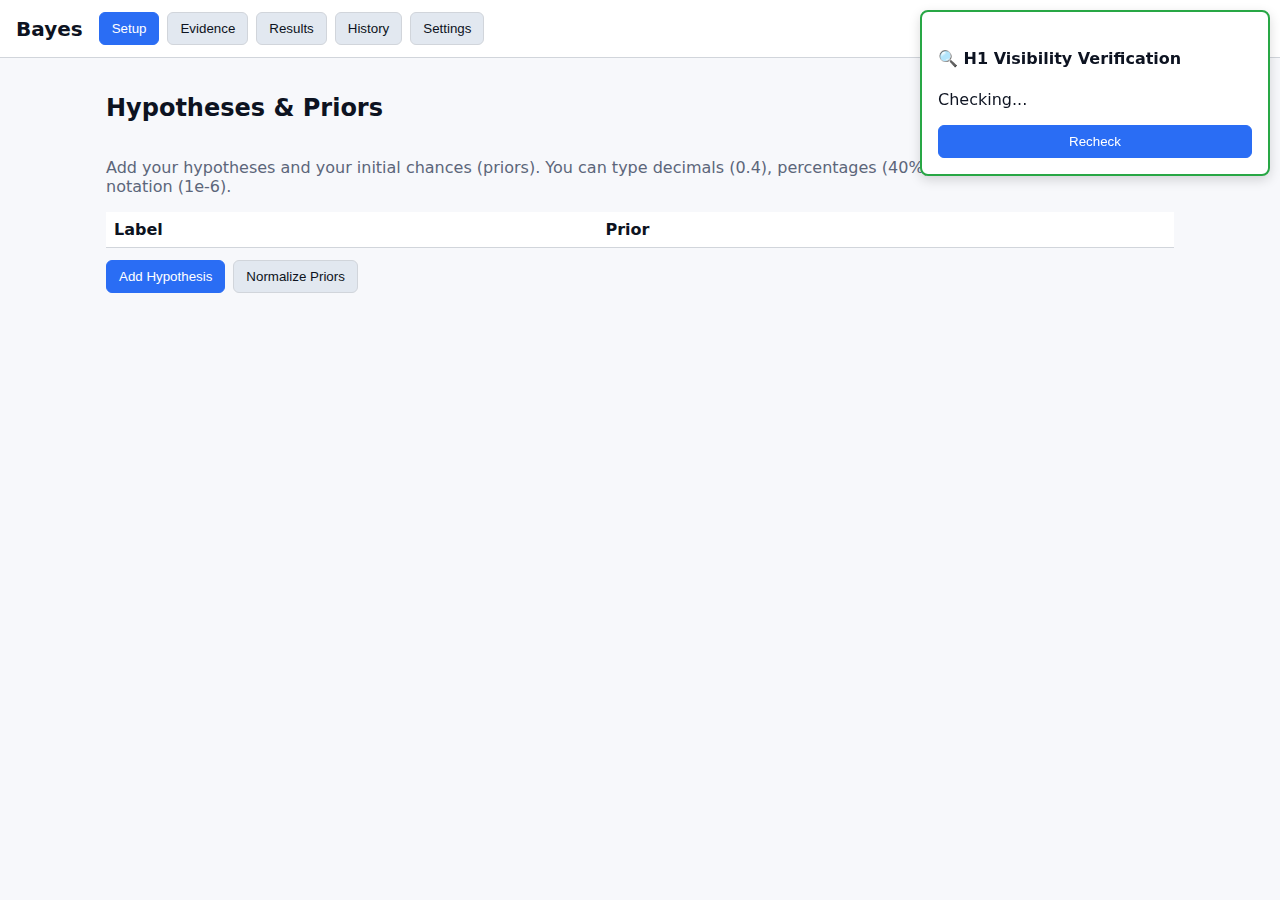
<file: test_final_fix.html>
<!DOCTYPE html>
<html lang="en">
<head>
    <meta charset="UTF-8">
    <meta name="viewport" content="width=device-width, initial-scale=1.0">
    <title>Final Fix Verification</title>
    <link rel="stylesheet" href="/styles.css">
    <style>
        .verification-panel {
            position: fixed;
            top: 10px;
            right: 10px;
            width: 350px;
            background: white;
            border: 2px solid #28a745;
            border-radius: 8px;
            padding: 1rem;
            box-shadow: 0 4px 12px rgba(0,0,0,0.15);
            z-index: 9999;
            max-height: 85vh;
            overflow-y: auto;
        }
        .check-item {
            display: flex;
            align-items: center;
            margin: 0.5rem 0;
            padding: 0.5rem;
            background: #f8f9fa;
            border-radius: 4px;
        }
        .check-pass { border-left: 4px solid #28a745; }
        .check-fail { border-left: 4px solid #dc3545; }
        .check-icon { margin-right: 0.5rem; font-weight: bold; }
        .hypothesis-details {
            font-size: 0.85em;
            color: #6c757d;
            margin-top: 0.25rem;
        }
    </style>
</head>
<body>
    <div class="verification-panel">
        <h4>🔍 H1 Visibility Verification</h4>
        <div id="verification-results">Checking...</div>
        <button id="recheck" style="margin-top: 1rem; width: 100%;">Recheck</button>
    </div>

    <!-- Full Bayes App -->
    <header class="app-header">
        <h1>Bayes</h1>
        <nav class="tabs" role="tablist" aria-label="Primary">
            <button class="tab active" data-tab="setup" role="tab" aria-selected="true">Setup</button>
            <button class="tab" data-tab="evidence" role="tab" aria-selected="false">Evidence</button>
            <button class="tab" data-tab="results" role="tab" aria-selected="false">Results</button>
            <button class="tab" data-tab="history" role="tab" aria-selected="false">History</button>
            <button class="tab" data-tab="settings" role="tab" aria-selected="false">Settings</button>
        </nav>
        <div class="project-controls">
            <button id="btn-projects" class="secondary">Projects</button>
            <div class="dropdown">
                <button class="secondary">Export ▼</button>
            </div>
            <button class="secondary">Import JSON</button>
        </div>
    </header>

    <main>
        <section id="view-setup" class="view active" aria-labelledby="tab-setup">
            <div class="section-header">
                <h2>Hypotheses & Priors</h2>
                <button class="help-btn" data-help="setup" title="Show help for this section">?</button>
            </div>
            <p class="help">Add your hypotheses and your initial chances (priors). You can type decimals (0.4), percentages (40%), fractions (1/3), or scientific notation (1e-6).</p>
            <div class="hypotheses">
                <table class="table">
                    <thead>
                        <tr><th>Label</th><th>Prior</th><th></th></tr>
                    </thead>
                    <tbody id="hypo-rows"></tbody>
                </table>
                <div class="row-actions">
                    <button id="btn-add-hypo">Add Hypothesis</button>
                    <button id="btn-normalize" class="secondary">Normalize Priors</button>
                </div>
                <div id="priors-summary" class="muted"></div>
            </div>
        </section>

        <section id="view-results" class="view">
            <div class="section-header">
                <h2>Results</h2>
            </div>
            <div class="charts">
                <div class="chart-card">
                    <h3>Current Posterior</h3>
                    <div id="chart-bar" class="chart"></div>
                </div>
            </div>
            <div class="results-table">
                <table class="table">
                    <thead><tr><th>Hypothesis</th><th>Posterior</th></tr></thead>
                    <tbody id="results-rows"></tbody>
                </table>
            </div>
        </section>
    </main>

    <div id="toaster" role="status" aria-live="polite"></div>

    <script type="module">
        import { Algorithms } from './js/algorithms.js';
        import { Storage } from './js/storage.js';
        import { Charts } from './js/charts.js';
        import { App } from './js/app.js';

        const resultsDiv = document.getElementById('verification-results');
        const recheckBtn = document.getElementById('recheck');

        function addCheck(passed, message, details = '') {
            const div = document.createElement('div');
            div.className = `check-item ${passed ? 'check-pass' : 'check-fail'}`;
            div.innerHTML = `
                <span class="check-icon">${passed ? '✅' : '❌'}</span>
                <div>
                    <div>${message}</div>
                    ${details ? `<div class="hypothesis-details">${details}</div>` : ''}
                </div>
            `;
            resultsDiv.appendChild(div);
        }

        async function runVerification() {
            resultsDiv.innerHTML = '';
            
            try {
                // Initialize app
                await App.start({ Algorithms, Storage, Charts });
                
                // Wait for rendering
                await new Promise(resolve => setTimeout(resolve, 1000));
                
                // Check 1: Hypothesis table rows
                const hypoRows = document.getElementById('hypo-rows');
                const tableRows = hypoRows ? hypoRows.querySelectorAll('tr') : [];
                
                addCheck(
                    tableRows.length >= 2,
                    `Hypothesis table has ${tableRows.length} rows`,
                    tableRows.length >= 2 ? 'Expected ≥2 rows for H1 and H2' : 'Missing hypothesis rows'
                );
                
                // Check 2: Look for H1 specifically
                const allInputs = document.querySelectorAll('#hypo-rows input[type="text"]');
                const labelInputs = Array.from(allInputs).filter((_, i) => i % 2 === 0);
                const priorInputs = Array.from(allInputs).filter((_, i) => i % 2 === 1);
                
                let foundH1 = false;
                let foundH2 = false;
                let h1Prior = '';
                let h2Prior = '';
                
                labelInputs.forEach((input, i) => {
                    if (input.value === 'H1') {
                        foundH1 = true;
                        h1Prior = priorInputs[i]?.value || 'N/A';
                    }
                    if (input.value === 'H2') {
                        foundH2 = true;
                        h2Prior = priorInputs[i]?.value || 'N/A';
                    }
                });
                
                addCheck(
                    foundH1,
                    'H1 hypothesis is visible',
                    foundH1 ? `H1 prior: ${h1Prior}` : 'H1 label not found in table'
                );
                
                addCheck(
                    foundH2,
                    'H2 hypothesis is visible',
                    foundH2 ? `H2 prior: ${h2Prior}` : 'H2 label not found in table'
                );
                
                // Check 3: Results table
                const resultsRows = document.getElementById('results-rows');
                const resultTableRows = resultsRows ? resultsRows.querySelectorAll('tr') : [];
                
                addCheck(
                    resultTableRows.length >= 2,
                    `Results table has ${resultTableRows.length} rows`,
                    'Should show both H1 and H2 posteriors'
                );
                
                // Check 4: Action buttons
                const actionButtons = document.querySelectorAll('#hypo-rows button');
                addCheck(
                    actionButtons.length >= 6,
                    `Found ${actionButtons.length} action buttons`,
                    'Should have 3 buttons per hypothesis (up, down, delete)'
                );
                
                // Check 5: Functional test - try adding hypothesis
                const addBtn = document.getElementById('btn-add-hypo');
                if (addBtn) {
                    const initialCount = tableRows.length;
                    addBtn.click();
                    
                    await new Promise(resolve => setTimeout(resolve, 500));
                    
                    const newCount = document.querySelectorAll('#hypo-rows tr').length;
                    addCheck(
                        newCount > initialCount,
                        'Add hypothesis button works',
                        `Rows: ${initialCount} → ${newCount}`
                    );
                }
                
                // Final assessment
                const allPassed = foundH1 && foundH2 && tableRows.length >= 2;
                
                const summaryDiv = document.createElement('div');
                summaryDiv.style.marginTop = '1rem';
                summaryDiv.style.padding = '1rem';
                summaryDiv.style.borderRadius = '4px';
                summaryDiv.style.fontWeight = 'bold';
                summaryDiv.style.textAlign = 'center';
                
                if (allPassed) {
                    summaryDiv.style.background = '#d4edda';
                    summaryDiv.style.color = '#155724';
                    summaryDiv.innerHTML = '🎉 H1 VISIBILITY ISSUE FIXED!';
                } else {
                    summaryDiv.style.background = '#f8d7da';
                    summaryDiv.style.color = '#721c24';
                    summaryDiv.innerHTML = '❌ Issue still persists';
                }
                
                resultsDiv.appendChild(summaryDiv);
                
            } catch (error) {
                addCheck(false, `Error during verification: ${error.message}`);
                console.error('Verification error:', error);
            }
        }

        recheckBtn.addEventListener('click', runVerification);
        
        // Auto-run verification
        setTimeout(runVerification, 1500);
    </script>
</body>
</html>
</file>
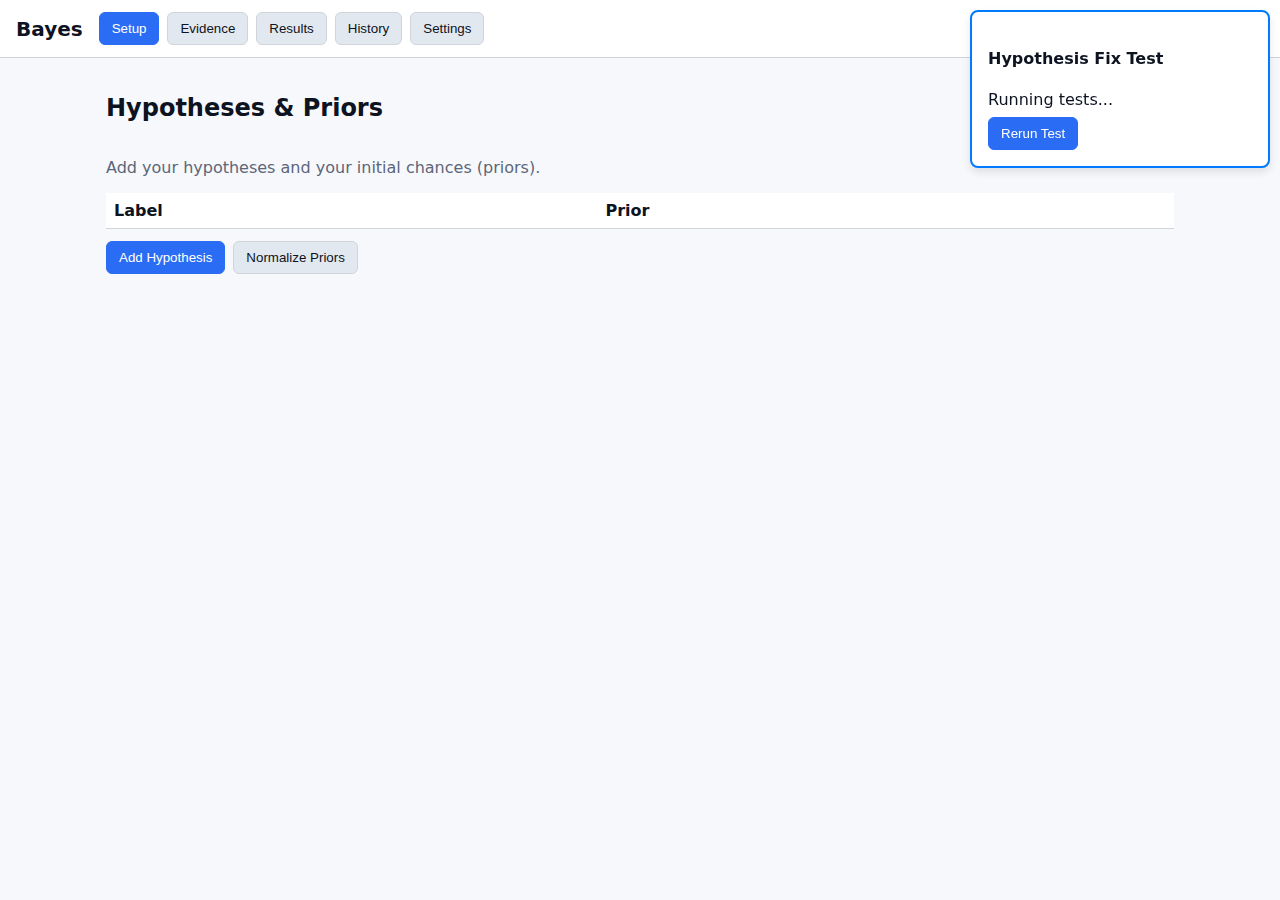
<file: test_fix.html>
<!DOCTYPE html>
<html lang="en">
<head>
    <meta charset="UTF-8">
    <meta name="viewport" content="width=device-width, initial-scale=1.0">
    <title>Test Hypothesis Fix</title>
    <link rel="stylesheet" href="/styles.css">
    <style>
        .test-results {
            position: fixed;
            top: 10px;
            right: 10px;
            width: 300px;
            background: white;
            border: 2px solid #007bff;
            border-radius: 8px;
            padding: 1rem;
            box-shadow: 0 4px 8px rgba(0,0,0,0.1);
            z-index: 9999;
            max-height: 80vh;
            overflow-y: auto;
        }
        .test-pass { color: #28a745; }
        .test-fail { color: #dc3545; }
        .test-info { color: #007bff; }
    </style>
</head>
<body>
    <div class="test-results">
        <h4>Hypothesis Fix Test</h4>
        <div id="test-output">Running tests...</div>
        <button id="rerun-test" style="margin-top: 0.5rem;">Rerun Test</button>
    </div>

    <!-- Full app structure -->
    <header class="app-header">
        <h1>Bayes</h1>
        <nav class="tabs" role="tablist" aria-label="Primary">
            <button class="tab active" data-tab="setup" role="tab" aria-selected="true">Setup</button>
            <button class="tab" data-tab="evidence" role="tab" aria-selected="false">Evidence</button>
            <button class="tab" data-tab="results" role="tab" aria-selected="false">Results</button>
            <button class="tab" data-tab="history" role="tab" aria-selected="false">History</button>
            <button class="tab" data-tab="settings" role="tab" aria-selected="false">Settings</button>
        </nav>
        <div class="project-controls">
            <button id="btn-projects" class="secondary">Projects</button>
        </div>
    </header>

    <main>
        <section id="view-setup" class="view active" aria-labelledby="tab-setup">
            <div class="section-header">
                <h2>Hypotheses & Priors</h2>
                <button class="help-btn" data-help="setup" title="Show help for this section">?</button>
            </div>
            <p class="help">Add your hypotheses and your initial chances (priors).</p>
            <div class="hypotheses">
                <table class="table">
                    <thead>
                        <tr><th>Label</th><th>Prior</th><th></th></tr>
                    </thead>
                    <tbody id="hypo-rows"></tbody>
                </table>
                <div class="row-actions">
                    <button id="btn-add-hypo">Add Hypothesis</button>
                    <button id="btn-normalize" class="secondary">Normalize Priors</button>
                </div>
                <div id="priors-summary" class="muted"></div>
            </div>
        </section>

        <section id="view-results" class="view">
            <div class="section-header">
                <h2>Results</h2>
            </div>
            <div class="charts">
                <div class="chart-card">
                    <h3>Current Posterior</h3>
                    <div id="chart-bar" class="chart"></div>
                </div>
            </div>
            <div class="results-table">
                <table class="table">
                    <thead><tr><th>Hypothesis</th><th>Posterior</th></tr></thead>
                    <tbody id="results-rows"></tbody>
                </table>
            </div>
        </section>
    </main>

    <div id="toaster" role="status" aria-live="polite"></div>

    <script type="module">
        import { Algorithms } from './js/algorithms.js';
        import { Storage } from './js/storage.js';
        import { Charts } from './js/charts.js';
        import { App } from './js/app.js';

        // Escape HTML to prevent XSS when inserting DOM text as HTML
        function escapeHTML(str) {
            return str.replace(/[&<>"']/g, function (char) {
                switch (char) {
                    case "&": return "&amp;";
                    case "<": return "&lt;";
                    case ">": return "&gt;";
                    case '"': return "&quot;";
                    case "'": return "&#39;";
                }
            });
        }

        const testOutput = document.getElementById('test-output');
        const rerunBtn = document.getElementById('rerun-test');

        function log(type, message) {
            const div = document.createElement('div');
            div.className = `test-${type}`;
            div.innerHTML = `<strong>[${type.toUpperCase()}]</strong> ${escapeHTML(message)}`;
            testOutput.appendChild(div);
        }

        async function runTests() {
            testOutput.innerHTML = '';
            log('info', 'Starting hypothesis fix tests...');

            try {
                // Clear any existing projects for clean test
                await Storage.init();
                const existingProjects = await Storage.listProjects();
                for (const proj of existingProjects) {
                    await Storage.deleteProject(proj.id);
                }
                log('info', 'Cleared existing projects');

                // Start the app fresh
                await App.start({ Algorithms, Storage, Charts });
                log('pass', 'App started successfully');

                // Wait a moment for rendering
                await new Promise(resolve => setTimeout(resolve, 500));

                // Test 1: Check if hypo-rows has content
                const hypoRows = document.getElementById('hypo-rows');
                const rowCount = hypoRows ? hypoRows.querySelectorAll('tr').length : 0;
                
                if (rowCount >= 2) {
                    log('pass', `Found ${rowCount} hypothesis rows in table`);
                } else {
                    log('fail', `Only found ${rowCount} hypothesis rows, expected at least 2`);
                }

                // Test 2: Check if inputs are visible and have values
                const inputs = document.querySelectorAll('#hypo-rows input');
                const labelInputs = Array.from(inputs).filter((_, i) => i % 2 === 0);
                const priorInputs = Array.from(inputs).filter((_, i) => i % 2 === 1);

                log('info', `Found ${labelInputs.length} label inputs, ${priorInputs.length} prior inputs`);

                let allLabelsVisible = true;
                let allPriorsVisible = true;

                labelInputs.forEach((input, i) => {
                    if (!input.value || input.value.trim() === '') {
                        log('fail', `Label input ${i + 1} is empty`);
                        allLabelsVisible = false;
                    } else {
                        log('pass', `Label ${i + 1}: "${input.value}"`);
                    }
                });

                priorInputs.forEach((input, i) => {
                    if (!input.value || input.value.trim() === '') {
                        log('fail', `Prior input ${i + 1} is empty`);
                        allPriorsVisible = false;
                    } else {
                        log('pass', `Prior ${i + 1}: "${input.value}"`);
                    }
                });

                // Test 3: Check if buttons work
                const addBtn = document.getElementById('btn-add-hypo');
                if (addBtn) {
                    const initialRowCount = hypoRows.querySelectorAll('tr').length;
                    addBtn.click();
                    
                    // Wait for update
                    await new Promise(resolve => setTimeout(resolve, 300));
                    
                    const newRowCount = hypoRows.querySelectorAll('tr').length;
                    if (newRowCount > initialRowCount) {
                        log('pass', `Add hypothesis button works (${initialRowCount} → ${newRowCount})`);
                    } else {
                        log('fail', `Add hypothesis button didn't work (${initialRowCount} → ${newRowCount})`);
                    }
                } else {
                    log('fail', 'Add hypothesis button not found');
                }

                // Test 4: Check results table
                const resultsRows = document.getElementById('results-rows');
                const resultRowCount = resultsRows ? resultsRows.querySelectorAll('tr').length : 0;
                
                if (resultRowCount > 0) {
                    log('pass', `Results table has ${resultRowCount} rows`);
                } else {
                    log('fail', 'Results table is empty');
                }

                // Test 5: Verify all hypotheses are interactive
                const allButtons = document.querySelectorAll('#hypo-rows button');
                log('info', `Found ${allButtons.length} action buttons`);

                if (allButtons.length >= 6) { // 3 buttons per hypothesis, 2+ hypotheses
                    log('pass', 'All hypothesis action buttons are present');
                } else {
                    log('fail', `Expected at least 6 action buttons, found ${allButtons.length}`);
                }

                log('pass', '🎉 All tests completed!');

            } catch (error) {
                log('fail', `Test failed: ${error.message}`);
                console.error('Test error:', error);
            }
        }

        rerunBtn.addEventListener('click', runTests);

        // Auto-run tests
        setTimeout(runTests, 1000);
    </script>
</body>
</html>
</file>
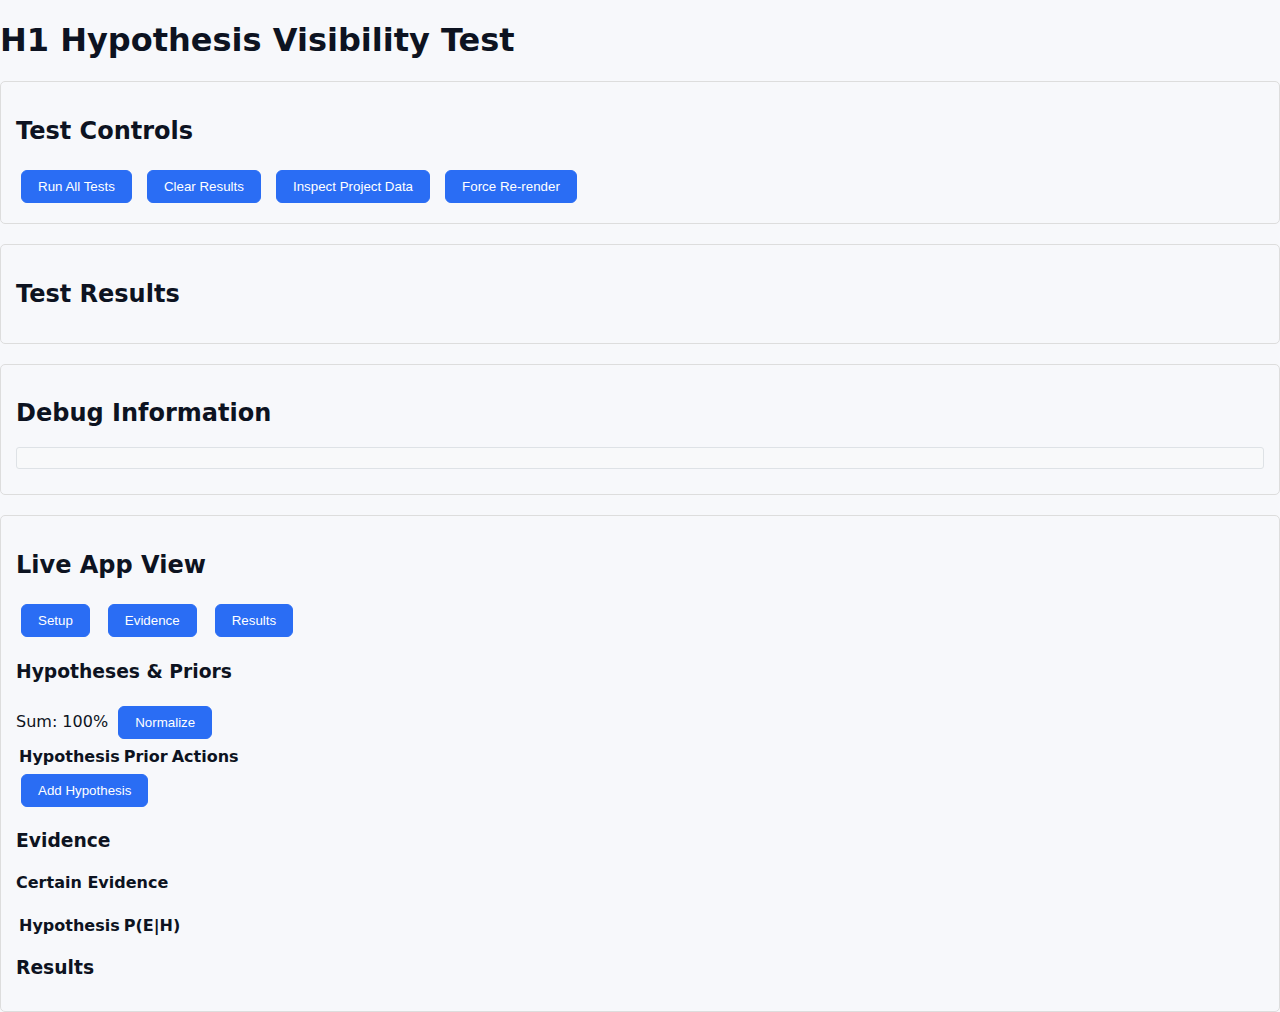
<file: test_h1_visibility.html>
<!DOCTYPE html>
<html lang="en">
<head>
    <meta charset="UTF-8">
    <meta name="viewport" content="width=device-width, initial-scale=1.0">
    <title>H1 Visibility Test - Bayes App</title>
    <link rel="stylesheet" href="styles.css">
    <style>
        .test-section {
            margin: 20px 0;
            padding: 15px;
            border: 1px solid #ddd;
            border-radius: 5px;
        }
        .test-result {
            padding: 10px;
            margin: 5px 0;
            border-radius: 3px;
        }
        .pass { background-color: #d4edda; color: #155724; }
        .fail { background-color: #f8d7da; color: #721c24; }
        .info { background-color: #d1ecf1; color: #0c5460; }
        .debug-info {
            background-color: #f8f9fa;
            border: 1px solid #dee2e6;
            padding: 10px;
            margin: 10px 0;
            border-radius: 3px;
            font-family: monospace;
            white-space: pre-wrap;
        }
        button {
            margin: 5px;
            padding: 8px 16px;
        }
    </style>
</head>
<body>
    <div class="container">
        <h1>H1 Hypothesis Visibility Test</h1>
        
        <div class="test-section">
            <h2>Test Controls</h2>
            <button onclick="runAllTests()">Run All Tests</button>
            <button onclick="clearResults()">Clear Results</button>
            <button onclick="inspectProject()">Inspect Project Data</button>
            <button onclick="forceRender()">Force Re-render</button>
        </div>

        <div class="test-section">
            <h2>Test Results</h2>
            <div id="test-results"></div>
        </div>

        <div class="test-section">
            <h2>Debug Information</h2>
            <div id="debug-info" class="debug-info"></div>
        </div>

        <div class="test-section">
            <h2>Live App View</h2>
            <div class="tabs">
                <button class="tab-btn active" data-tab="setup">Setup</button>
                <button class="tab-btn" data-tab="evidence">Evidence</button>
                <button class="tab-btn" data-tab="results">Results</button>
            </div>

            <div id="setup" class="tab-content active">
                <h3>Hypotheses & Priors</h3>
                <div class="priors-summary">
                    <span id="priors-sum">Sum: 100%</span>
                    <button onclick="App.onNormalizePriors()">Normalize</button>
                </div>
                <table>
                    <thead>
                        <tr>
                            <th>Hypothesis</th>
                            <th>Prior</th>
                            <th>Actions</th>
                        </tr>
                    </thead>
                    <tbody id="hypo-rows"></tbody>
                </table>
                <button onclick="App.onAddHypothesis()">Add Hypothesis</button>
            </div>

            <div id="evidence" class="tab-content">
                <h3>Evidence</h3>
                <div class="evidence-section">
                    <h4>Certain Evidence</h4>
                    <table>
                        <thead>
                            <tr>
                                <th>Hypothesis</th>
                                <th>P(E|H)</th>
                            </tr>
                        </thead>
                        <tbody id="likelihood-rows"></tbody>
                    </table>
                </div>
            </div>

            <div id="results" class="tab-content">
                <h3>Results</h3>
                <div id="results-chart"></div>
                <div id="results-table"></div>
            </div>
        </div>
    </div>

    <script src="js/algorithms.js"></script>
    <script src="js/charts.js"></script>
    <script src="js/storage.js"></script>
    <script src="js/app.js"></script>
    <script>
        let testResults = [];

        function log(message) {
            console.log(message);
            const debugDiv = document.getElementById('debug-info');
            debugDiv.textContent += new Date().toLocaleTimeString() + ': ' + message + '\n';
            debugDiv.scrollTop = debugDiv.scrollHeight;
        }

        function escapeHtml(string) {
            return String(string)
                .replace(/&/g, "&amp;")
                .replace(/</g, "&lt;")
                .replace(/>/g, "&gt;")
                .replace(/"/g, "&quot;")
                .replace(/'/g, "&#39;");
        }

        function addTestResult(testName, passed, message) {
            testResults.push({ testName, passed, message });
            const resultsDiv = document.getElementById('test-results');
            const resultDiv = document.createElement('div');
            resultDiv.className = `test-result ${passed ? 'pass' : 'fail'}`;
            resultDiv.innerHTML = `<strong>${escapeHtml(testName)}:</strong> ${passed ? 'PASS' : 'FAIL'} - ${escapeHtml(message)}`;
            resultsDiv.appendChild(resultDiv);
        }

        function clearResults() {
            testResults = [];
            document.getElementById('test-results').innerHTML = '';
            document.getElementById('debug-info').textContent = '';
        }

        function inspectProject() {
            const project = window.project || App.getProject();
            log('Project inspection:');
            log(JSON.stringify(project, null, 2));
        }

        function forceRender() {
            log('Forcing re-render...');
            App.renderAll();
        }

        async function runAllTests() {
            clearResults();
            log('Starting comprehensive H1 visibility tests...');

            // Wait for app to initialize
            await new Promise(resolve => setTimeout(resolve, 500));

            // Test 1: Project initialization
            testProjectInitialization();

            // Test 2: DOM structure
            testDOMStructure();

            // Test 3: Hypothesis rendering
            testHypothesisRendering();

            // Test 4: H1 specific visibility
            testH1Visibility();

            // Test 5: UI interactions
            testUIInteractions();

            // Test 6: Evidence rendering
            testEvidenceRendering();

            // Summary
            const passed = testResults.filter(r => r.passed).length;
            const total = testResults.length;
            log(`\nTest Summary: ${passed}/${total} tests passed`);
            
            if (passed === total) {
                addTestResult('OVERALL', true, 'All tests passed! H1 visibility issue appears to be resolved.');
            } else {
                addTestResult('OVERALL', false, `${total - passed} tests failed. H1 visibility issue may persist.`);
            }
        }

        function testProjectInitialization() {
            log('Testing project initialization...');
            
            const project = window.project || App.getProject();
            
            if (!project) {
                addTestResult('Project Exists', false, 'No project found');
                return;
            }
            addTestResult('Project Exists', true, `Project ID: ${project.id}`);

            if (!Array.isArray(project.hypotheses)) {
                addTestResult('Hypotheses Array', false, 'Hypotheses is not an array');
                return;
            }
            addTestResult('Hypotheses Array', true, `Found ${project.hypotheses.length} hypotheses`);

            if (project.hypotheses.length < 2) {
                addTestResult('Minimum Hypotheses', false, `Only ${project.hypotheses.length} hypotheses found, need at least 2`);
                return;
            }
            addTestResult('Minimum Hypotheses', true, `${project.hypotheses.length} hypotheses found`);

            const h1 = project.hypotheses.find(h => h.id === 'h1' || h.label === 'H1');
            const h2 = project.hypotheses.find(h => h.id === 'h2' || h.label === 'H2');

            addTestResult('H1 Exists in Data', !!h1, h1 ? `H1: ${JSON.stringify(h1)}` : 'H1 not found in project data');
            addTestResult('H2 Exists in Data', !!h2, h2 ? `H2: ${JSON.stringify(h2)}` : 'H2 not found in project data');
        }

        function testDOMStructure() {
            log('Testing DOM structure...');
            
            const hypoRows = document.getElementById('hypo-rows');
            addTestResult('Hypo Rows Element', !!hypoRows, hypoRows ? 'hypo-rows element found' : 'hypo-rows element missing');

            const likelihoodRows = document.getElementById('likelihood-rows');
            addTestResult('Likelihood Rows Element', !!likelihoodRows, likelihoodRows ? 'likelihood-rows element found' : 'likelihood-rows element missing');
        }

        function testHypothesisRendering() {
            log('Testing hypothesis rendering...');
            
            const hypoRows = document.getElementById('hypo-rows');
            if (!hypoRows) {
                addTestResult('Hypothesis Rows Rendered', false, 'hypo-rows element not found');
                return;
            }

            const rows = hypoRows.children;
            addTestResult('Hypothesis Rows Count', rows.length >= 2, `Found ${rows.length} rows, expected at least 2`);

            for (let i = 0; i < rows.length; i++) {
                const row = rows[i];
                const isVisible = window.getComputedStyle(row).display !== 'none';
                const hasContent = row.cells && row.cells.length >= 2;
                
                addTestResult(`Row ${i + 1} Visible`, isVisible, `Row ${i + 1} display: ${window.getComputedStyle(row).display}`);
                addTestResult(`Row ${i + 1} Content`, hasContent, `Row ${i + 1} has ${row.cells ? row.cells.length : 0} cells`);
            }
        }

        function testH1Visibility() {
            log('Testing H1 specific visibility...');
            
            const hypoRows = document.getElementById('hypo-rows');
            if (!hypoRows) {
                addTestResult('H1 Row Search', false, 'hypo-rows element not found');
                return;
            }

            // Look for H1 row specifically
            let h1Row = null;
            for (let i = 0; i < hypoRows.children.length; i++) {
                const row = hypoRows.children[i];
                const labelInput = row.querySelector('input[type="text"]');
                if (labelInput && (labelInput.value === 'H1' || labelInput.value === 'h1')) {
                    h1Row = row;
                    break;
                }
            }

            if (!h1Row) {
                addTestResult('H1 Row Found', false, 'No row with H1 label found');
                return;
            }
            addTestResult('H1 Row Found', true, 'H1 row located in DOM');

            const isVisible = window.getComputedStyle(h1Row).display !== 'none';
            addTestResult('H1 Row Visible', isVisible, `H1 row display: ${window.getComputedStyle(h1Row).display}`);

            const labelInput = h1Row.querySelector('input[type="text"]');
            const priorInput = h1Row.querySelectorAll('input[type="text"]')[1];
            
            addTestResult('H1 Label Input', !!labelInput, labelInput ? `Label: "${labelInput.value}"` : 'Label input not found');
            addTestResult('H1 Prior Input', !!priorInput, priorInput ? `Prior: "${priorInput.value}"` : 'Prior input not found');

            if (labelInput) {
                const labelVisible = window.getComputedStyle(labelInput).display !== 'none';
                addTestResult('H1 Label Input Visible', labelVisible, `Label input display: ${window.getComputedStyle(labelInput).display}`);
            }

            if (priorInput) {
                const priorVisible = window.getComputedStyle(priorInput).display !== 'none';
                addTestResult('H1 Prior Input Visible', priorVisible, `Prior input display: ${window.getComputedStyle(priorInput).display}`);
            }
        }

        function testUIInteractions() {
            log('Testing UI interactions...');
            
            const hypoRows = document.getElementById('hypo-rows');
            if (!hypoRows || hypoRows.children.length === 0) {
                addTestResult('UI Interaction Test', false, 'No hypothesis rows to test');
                return;
            }

            // Test first row (should be H1)
            const firstRow = hypoRows.children[0];
            const labelInput = firstRow.querySelector('input[type="text"]');
            const buttons = firstRow.querySelectorAll('button');

            addTestResult('H1 Buttons Present', buttons.length >= 3, `Found ${buttons.length} buttons (expected 3: up, down, delete)`);

            if (labelInput) {
                const originalValue = labelInput.value;
                labelInput.value = 'Test H1';
                labelInput.dispatchEvent(new Event('input'));
                
                setTimeout(() => {
                    const project = window.project || App.getProject();
                    const h1Updated = project.hypotheses[0].label === 'Test H1';
                    addTestResult('H1 Label Update', h1Updated, h1Updated ? 'Label update successful' : 'Label update failed');
                    
                    // Restore original value
                    labelInput.value = originalValue;
                    labelInput.dispatchEvent(new Event('input'));
                }, 100);
            }
        }

        function testEvidenceRendering() {
            log('Testing evidence rendering...');
            
            const likelihoodRows = document.getElementById('likelihood-rows');
            if (!likelihoodRows) {
                addTestResult('Evidence Rendering', false, 'likelihood-rows element not found');
                return;
            }

            const rows = likelihoodRows.children;
            addTestResult('Evidence Rows Count', rows.length >= 2, `Found ${rows.length} evidence rows, expected at least 2`);

            // Look for H1 in evidence table
            let h1EvidenceRow = null;
            for (let i = 0; i < rows.length; i++) {
                const row = rows[i];
                const firstCell = row.cells[0];
                if (firstCell && firstCell.textContent.includes('H1')) {
                    h1EvidenceRow = row;
                    break;
                }
            }

            addTestResult('H1 Evidence Row', !!h1EvidenceRow, h1EvidenceRow ? 'H1 found in evidence table' : 'H1 not found in evidence table');
        }

        // Tab functionality
        document.addEventListener('DOMContentLoaded', function() {
            const tabBtns = document.querySelectorAll('.tab-btn');
            const tabContents = document.querySelectorAll('.tab-content');

            tabBtns.forEach(btn => {
                btn.addEventListener('click', () => {
                    const targetTab = btn.dataset.tab;
                    
                    tabBtns.forEach(b => b.classList.remove('active'));
                    tabContents.forEach(c => c.classList.remove('active'));
                    
                    btn.classList.add('active');
                    document.getElementById(targetTab).classList.add('active');
                });
            });

            // Initialize app and run tests after a delay
            setTimeout(() => {
                log('App initialized, ready for testing');
            }, 1000);
        });

        // Initialize the app
        App.start();
    </script>
</body>
</html>
</file>
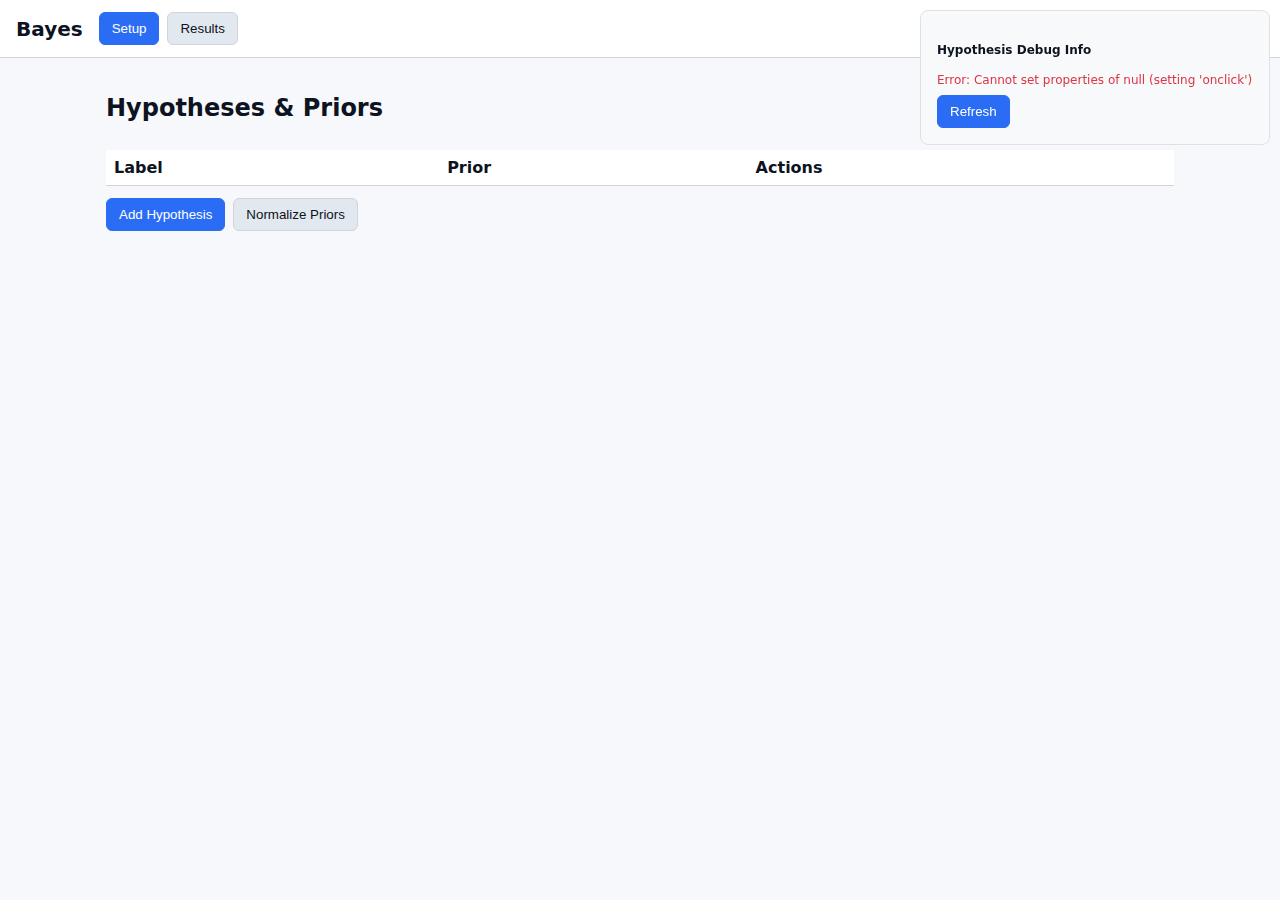
<file: test_hypothesis_bug.html>
<!DOCTYPE html>
<html lang="en">
<head>
    <meta charset="UTF-8">
    <meta name="viewport" content="width=device-width, initial-scale=1.0">
    <title>Test Hypothesis Bug</title>
    <link rel="stylesheet" href="/styles.css">
    <style>
        .debug-info {
            position: fixed;
            top: 10px;
            right: 10px;
            width: 350px;
            background: #f8f9fa;
            border: 1px solid #dee2e6;
            border-radius: 8px;
            padding: 1rem;
            font-size: 12px;
            max-height: 80vh;
            overflow-y: auto;
            z-index: 9999;
        }
        .debug-section {
            margin: 0.5rem 0;
            padding: 0.5rem;
            background: white;
            border-radius: 4px;
        }
        .hypothesis-count { color: #007bff; font-weight: bold; }
        .timeline-info { color: #28a745; }
        .error { color: #dc3545; }
    </style>
</head>
<body>
    <div class="debug-info">
        <h4>Hypothesis Debug Info</h4>
        <div id="debug-content">Loading...</div>
        <button id="refresh-debug" style="margin-top: 0.5rem;">Refresh</button>
    </div>

    <!-- Main app structure -->
    <header class="app-header">
        <h1>Bayes</h1>
        <nav class="tabs" role="tablist" aria-label="Primary">
            <button class="tab active" data-tab="setup" role="tab" aria-selected="true">Setup</button>
            <button class="tab" data-tab="results" role="tab" aria-selected="false">Results</button>
        </nav>
    </header>

    <main>
        <section id="view-setup" class="view active">
            <div class="section-header">
                <h2>Hypotheses & Priors</h2>
            </div>
            <div class="hypotheses">
                <table class="table">
                    <thead>
                        <tr><th>Label</th><th>Prior</th><th>Actions</th></tr>
                    </thead>
                    <tbody id="hypo-rows"></tbody>
                </table>
                <div class="row-actions">
                    <button id="btn-add-hypo">Add Hypothesis</button>
                    <button id="btn-normalize" class="secondary">Normalize Priors</button>
                </div>
                <div id="priors-summary" class="muted"></div>
            </div>
        </section>

        <section id="view-results" class="view">
            <h2>Results</h2>
            <div class="results-table">
                <table class="table">
                    <thead><tr><th>Hypothesis</th><th>Posterior</th></tr></thead>
                    <tbody id="results-rows"></tbody>
                </table>
            </div>
        </section>
    </main>

    <div id="toaster" role="status" aria-live="polite"></div>

    <script type="module">
        import { Algorithms } from './js/algorithms.js';
        import { Storage } from './js/storage.js';
        import { Charts } from './js/charts.js';
        import { App } from './js/app.js';

        const debugContent = document.getElementById('debug-content');
        const refreshBtn = document.getElementById('refresh-debug');

        let appProject = null;

        function updateDebugInfo() {
            if (!appProject) {
                debugContent.innerHTML = '<div class="error">No project loaded</div>';
                return;
            }

            const hypotheses = appProject.hypotheses || [];
            const timeline = appProject.timeline || [];
            const currentPosteriors = timeline[timeline.length - 1] || [];

            let html = `
                <div class="debug-section">
                    <strong>Project:</strong> ${appProject.name}<br>
                    <strong>ID:</strong> ${appProject.id}
                </div>
                <div class="debug-section">
                    <div class="hypothesis-count">Hypotheses Count: ${hypotheses.length}</div>
                    ${hypotheses.map((h, i) => `
                        <div style="margin: 0.25rem 0; padding: 0.25rem; background: #f8f9fa; border-radius: 3px;">
                            <strong>${h.label}</strong><br>
                            Prior: ${h.prior}<br>
                            Current: ${currentPosteriors[i] || 'N/A'}<br>
                            ID: ${h.id}
                        </div>
                    `).join('')}
                </div>
                <div class="debug-section">
                    <div class="timeline-info">Timeline Length: ${timeline.length}</div>
                    ${timeline.map((step, i) => `
                        <div>Step ${i}: [${step.map(p => p.toFixed(3)).join(', ')}]</div>
                    `).join('')}
                </div>
                <div class="debug-section">
                    <strong>DOM Elements:</strong><br>
                    hypo-rows: ${document.getElementById('hypo-rows') ? 'Found' : 'Missing'}<br>
                    results-rows: ${document.getElementById('results-rows') ? 'Found' : 'Missing'}<br>
                    Table rows in hypo-rows: ${document.querySelectorAll('#hypo-rows tr').length}
                </div>
            `;

            debugContent.innerHTML = html;
        }

        async function initializeApp() {
            try {
                debugContent.innerHTML = 'Initializing app...';
                
                // Start the app
                await App.start({ Algorithms, Storage, Charts });
                
                // Access the internal project (we need to modify App to expose this)
                // For now, let's create our own project to test
                await Storage.init();
                const projects = await Storage.listProjects();
                
                if (projects.length > 0) {
                    appProject = await Storage.loadProject(projects[0].id);
                } else {
                    appProject = await Storage.createProject('Test Project');
                }
                
                debugContent.innerHTML = 'App initialized. Checking project...';
                updateDebugInfo();
                
                // Set up periodic updates
                setInterval(updateDebugInfo, 2000);
                
            } catch (error) {
                debugContent.innerHTML = `<div class="error">Error: ${error.message}</div>`;
                console.error('App initialization error:', error);
            }
        }

        refreshBtn.addEventListener('click', updateDebugInfo);

        // Initialize
        initializeApp();
    </script>
</body>
</html>
</file>
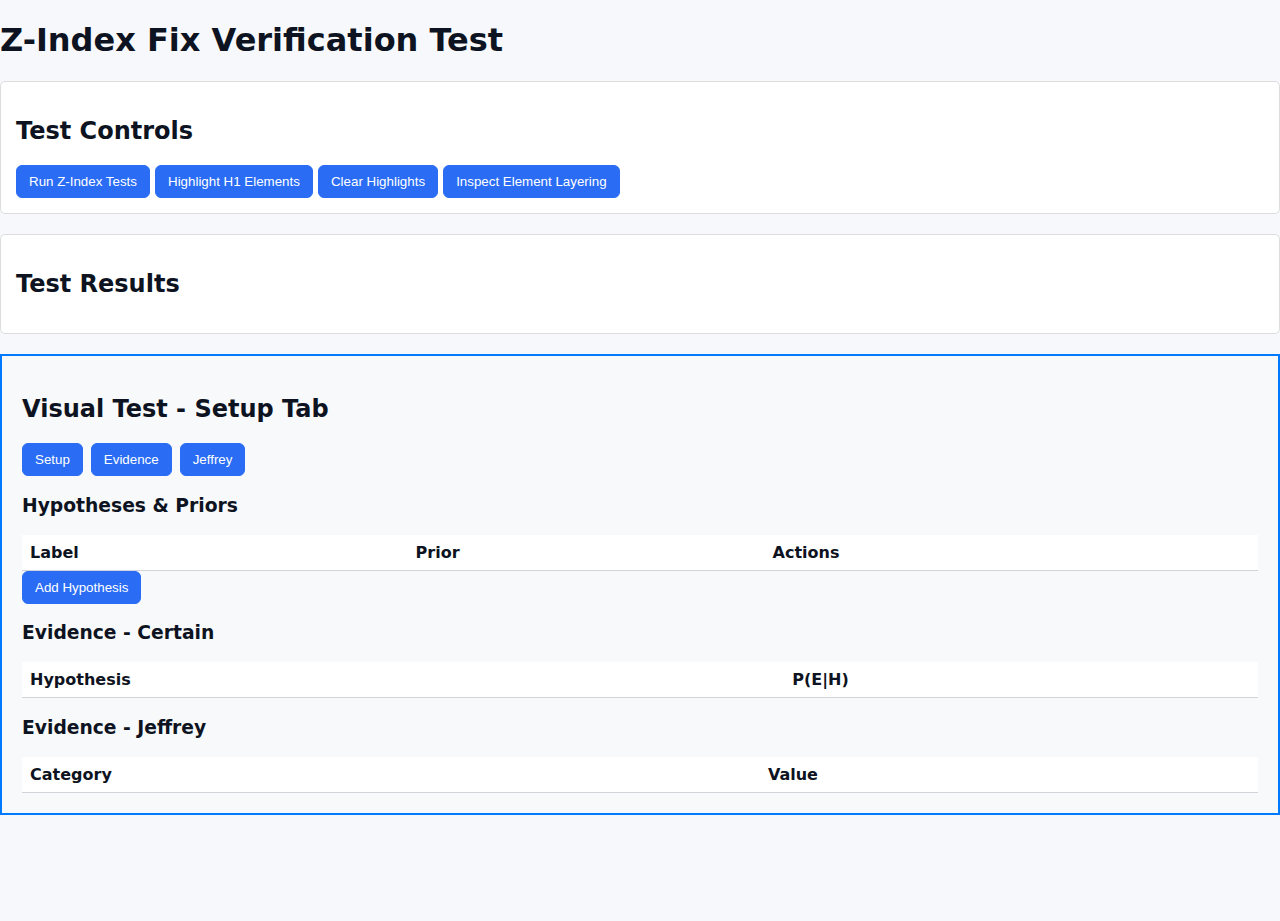
<file: test_z_index_fix.html>
<!DOCTYPE html>
<html lang="en">
<head>
    <meta charset="UTF-8">
    <meta name="viewport" content="width=device-width, initial-scale=1.0">
    <title>Z-Index Fix Test - Bayes App</title>
    <link rel="stylesheet" href="styles.css">
    <style>
        .test-section {
            margin: 20px 0;
            padding: 15px;
            border: 1px solid #ddd;
            border-radius: 5px;
            background: white;
        }
        .test-result {
            padding: 10px;
            margin: 5px 0;
            border-radius: 3px;
        }
        .pass { background-color: #d4edda; color: #155724; }
        .fail { background-color: #f8d7da; color: #721c24; }
        .info { background-color: #d1ecf1; color: #0c5460; }
        .visual-test {
            border: 2px solid #007bff;
            padding: 20px;
            margin: 10px 0;
            background: #f8f9fa;
        }
        .highlight-h1 {
            background-color: yellow !important;
            border: 3px solid red !important;
        }
    </style>
</head>
<body>
    <div class="container">
        <h1>Z-Index Fix Verification Test</h1>
        
        <div class="test-section">
            <h2>Test Controls</h2>
            <button onclick="runZIndexTests()">Run Z-Index Tests</button>
            <button onclick="highlightH1Elements()">Highlight H1 Elements</button>
            <button onclick="clearHighlights()">Clear Highlights</button>
            <button onclick="inspectLayering()">Inspect Element Layering</button>
        </div>

        <div class="test-section">
            <h2>Test Results</h2>
            <div id="test-results"></div>
        </div>

        <div class="visual-test">
            <h2>Visual Test - Setup Tab</h2>
            <div class="tabs">
                <button class="tab-btn active" data-tab="setup">Setup</button>
                <button class="tab-btn" data-tab="evidence">Evidence</button>
                <button class="tab-btn" data-tab="jeffrey">Jeffrey</button>
            </div>

            <div id="setup" class="tab-content active">
                <h3>Hypotheses & Priors</h3>
                <table class="table">
                    <thead>
                        <tr>
                            <th>Label</th>
                            <th>Prior</th>
                            <th>Actions</th>
                        </tr>
                    </thead>
                    <tbody id="hypo-rows">
                        <!-- H1 and H2 rows will be rendered here -->
                    </tbody>
                </table>
                <button onclick="App.onAddHypothesis()">Add Hypothesis</button>
            </div>

            <div id="evidence" class="tab-content">
                <h3>Evidence - Certain</h3>
                <table class="table">
                    <thead>
                        <tr>
                            <th>Hypothesis</th>
                            <th>P(E|H)</th>
                        </tr>
                    </thead>
                    <tbody id="likelihood-rows">
                        <!-- Evidence rows will be rendered here -->
                    </tbody>
                </table>
            </div>

            <div id="jeffrey" class="tab-content">
                <h3>Evidence - Jeffrey</h3>
                <table class="table">
                    <thead>
                        <tr>
                            <th>Category</th>
                            <th>Value</th>
                        </tr>
                    </thead>
                    <tbody id="jeffrey-rows">
                        <!-- Jeffrey evidence rows will be rendered here -->
                    </tbody>
                </table>
            </div>
        </div>
    </div>

    <script src="js/algorithms.js"></script>
    <script src="js/charts.js"></script>
    <script src="js/storage.js"></script>
    <script src="js/app.js"></script>
    <script>
        function addTestResult(testName, passed, message) {
            const resultsDiv = document.getElementById('test-results');
            const resultDiv = document.createElement('div');
            resultDiv.className = `test-result ${passed ? 'pass' : 'fail'}`;
            resultDiv.innerHTML = `<strong>${testName}:</strong> ${passed ? 'PASS' : 'FAIL'} - ${message}`;
            resultsDiv.appendChild(resultDiv);
        }

        function clearResults() {
            document.getElementById('test-results').innerHTML = '';
        }

        function runZIndexTests() {
            clearResults();
            console.log('Running Z-Index layering tests...');

            // Wait for app initialization
            setTimeout(() => {
                testHeaderZIndex();
                testH1RowVisibility();
                testElementLayering();
                testInteractivity();
            }, 500);
        }

        function testHeaderZIndex() {
            const headers = document.querySelectorAll('.table thead th');
            let allHeadersCorrect = true;
            let headerInfo = [];

            headers.forEach((header, index) => {
                const computedStyle = window.getComputedStyle(header);
                const zIndex = computedStyle.zIndex;
                headerInfo.push(`Header ${index + 1}: z-index=${zIndex}`);
                
                if (zIndex !== '-1' && zIndex !== 'auto') {
                    allHeadersCorrect = false;
                }
            });

            addTestResult('Table Headers Z-Index', allHeadersCorrect, 
                `Headers should have z-index: -1. Found: ${headerInfo.join(', ')}`);
        }

        function testH1RowVisibility() {
            const hypoRows = document.getElementById('hypo-rows');
            if (!hypoRows) {
                addTestResult('H1 Row Visibility', false, 'hypo-rows element not found');
                return;
            }

            const rows = hypoRows.children;
            if (rows.length === 0) {
                addTestResult('H1 Row Visibility', false, 'No hypothesis rows found');
                return;
            }

            // Test first row (should be H1)
            const firstRow = rows[0];
            const computedStyle = window.getComputedStyle(firstRow);
            const isVisible = computedStyle.display !== 'none' && computedStyle.visibility !== 'hidden';
            const zIndex = computedStyle.zIndex;

            addTestResult('H1 Row Visible', isVisible, 
                `H1 row display: ${computedStyle.display}, visibility: ${computedStyle.visibility}, z-index: ${zIndex}`);

            // Test if H1 row is above headers
            const firstRowZIndex = parseInt(zIndex) || 0;
            const headerZIndex = -1;
            const isAboveHeaders = firstRowZIndex > headerZIndex;

            addTestResult('H1 Row Above Headers', isAboveHeaders, 
                `H1 row z-index (${firstRowZIndex}) should be above header z-index (${headerZIndex})`);
        }

        function testElementLayering() {
            // Test Setup tab
            testTabLayering('setup', 'hypo-rows');
            
            // Test Evidence tab
            testTabLayering('evidence', 'likelihood-rows');
        }

        function testTabLayering(tabId, tbodyId) {
            const tab = document.getElementById(tabId);
            const tbody = document.getElementById(tbodyId);
            
            if (!tab || !tbody) {
                addTestResult(`${tabId} Tab Layering`, false, `Tab or tbody not found`);
                return;
            }

            const table = tbody.closest('table');
            const headers = table ? table.querySelectorAll('thead th') : [];
            const rows = tbody.children;

            if (headers.length === 0 || rows.length === 0) {
                addTestResult(`${tabId} Tab Layering`, false, `No headers or rows found`);
                return;
            }

            // Check if any row is blocked by headers
            let anyRowBlocked = false;
            for (let i = 0; i < rows.length; i++) {
                const row = rows[i];
                const rowRect = row.getBoundingClientRect();
                
                for (let j = 0; j < headers.length; j++) {
                    const header = headers[j];
                    const headerRect = header.getBoundingClientRect();
                    
                    // Check if header overlaps with row
                    const overlaps = !(rowRect.right < headerRect.left || 
                                    rowRect.left > headerRect.right || 
                                    rowRect.bottom < headerRect.top || 
                                    rowRect.top > headerRect.bottom);
                    
                    if (overlaps) {
                        const headerZ = parseInt(window.getComputedStyle(header).zIndex) || 0;
                        const rowZ = parseInt(window.getComputedStyle(row).zIndex) || 0;
                        
                        if (headerZ >= rowZ) {
                            anyRowBlocked = true;
                            break;
                        }
                    }
                }
                if (anyRowBlocked) break;
            }

            addTestResult(`${tabId} Tab No Blocking`, !anyRowBlocked, 
                anyRowBlocked ? 'Headers are blocking rows' : 'No blocking detected');
        }

        function testInteractivity() {
            const hypoRows = document.getElementById('hypo-rows');
            if (!hypoRows || hypoRows.children.length === 0) {
                addTestResult('H1 Interactivity', false, 'No hypothesis rows to test');
                return;
            }

            const firstRow = hypoRows.children[0];
            const inputs = firstRow.querySelectorAll('input');
            const buttons = firstRow.querySelectorAll('button');

            let interactiveElements = inputs.length + buttons.length;
            let accessibleElements = 0;

            // Test if elements are clickable/focusable
            inputs.forEach(input => {
                if (!input.disabled && window.getComputedStyle(input).pointerEvents !== 'none') {
                    accessibleElements++;
                }
            });

            buttons.forEach(button => {
                if (!button.disabled && window.getComputedStyle(button).pointerEvents !== 'none') {
                    accessibleElements++;
                }
            });

            const fullyInteractive = accessibleElements === interactiveElements;
            addTestResult('H1 Elements Interactive', fullyInteractive, 
                `${accessibleElements}/${interactiveElements} elements are interactive`);
        }

        function highlightH1Elements() {
            clearHighlights();
            
            // Highlight H1 row in Setup tab
            const hypoRows = document.getElementById('hypo-rows');
            if (hypoRows && hypoRows.children.length > 0) {
                hypoRows.children[0].classList.add('highlight-h1');
            }

            // Highlight H1 row in Evidence tab
            const likelihoodRows = document.getElementById('likelihood-rows');
            if (likelihoodRows && likelihoodRows.children.length > 0) {
                likelihoodRows.children[0].classList.add('highlight-h1');
            }

            // Highlight H1-related elements in Jeffrey tab
            const jeffreyRows = document.getElementById('jeffrey-rows');
            if (jeffreyRows && jeffreyRows.children.length > 0) {
                jeffreyRows.children[0].classList.add('highlight-h1');
            }
        }

        function clearHighlights() {
            document.querySelectorAll('.highlight-h1').forEach(el => {
                el.classList.remove('highlight-h1');
            });
        }

        function inspectLayering() {
            console.log('=== Element Layering Inspection ===');
            
            const tables = document.querySelectorAll('.table');
            tables.forEach((table, tableIndex) => {
                console.log(`\nTable ${tableIndex + 1}:`);
                
                const headers = table.querySelectorAll('thead th');
                headers.forEach((header, headerIndex) => {
                    const style = window.getComputedStyle(header);
                    console.log(`  Header ${headerIndex + 1}: z-index=${style.zIndex}, position=${style.position}`);
                });
                
                const tbody = table.querySelector('tbody');
                if (tbody) {
                    const rows = tbody.children;
                    for (let i = 0; i < Math.min(rows.length, 3); i++) {
                        const row = rows[i];
                        const style = window.getComputedStyle(row);
                        console.log(`  Row ${i + 1}: z-index=${style.zIndex}, position=${style.position}, display=${style.display}`);
                    }
                }
            });
        }

        // Tab functionality
        document.addEventListener('DOMContentLoaded', function() {
            const tabBtns = document.querySelectorAll('.tab-btn');
            const tabContents = document.querySelectorAll('.tab-content');

            tabBtns.forEach(btn => {
                btn.addEventListener('click', () => {
                    const targetTab = btn.dataset.tab;
                    
                    tabBtns.forEach(b => b.classList.remove('active'));
                    tabContents.forEach(c => c.classList.remove('active'));
                    
                    btn.classList.add('active');
                    document.getElementById(targetTab).classList.add('active');
                });
            });

            // Initialize app
            setTimeout(() => {
                console.log('App initialized, ready for z-index testing');
            }, 1000);
        });

        // Initialize the app
        App.start();
    </script>
</body>
</html>
</file>
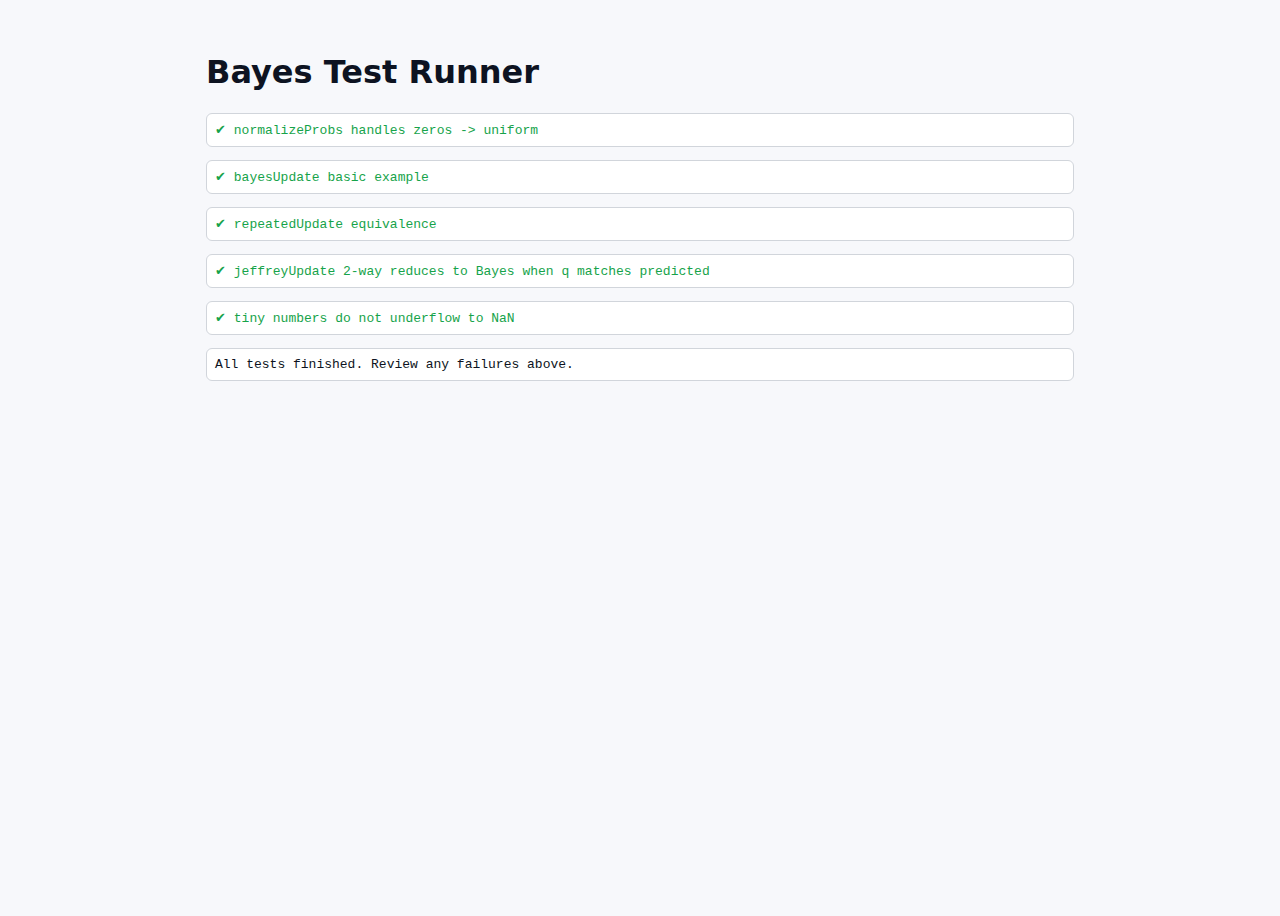
<file: tests/test.html>
<!doctype html>
<html lang="en">
<head>
  <meta charset="utf-8" />
  <meta name="viewport" content="width=device-width, initial-scale=1" />
  <title>Bayes Tests</title>
  <link rel="stylesheet" href="/styles.css">
  <style>
    body { max-width: 900px; margin: 1rem auto; padding: 1rem; }
    .ok { color: #16a34a; }
    .fail { color: #dc2626; }
    pre { background: var(--card); border: 1px solid var(--border); padding: 0.5rem; border-radius: 6px; }
  </style>
</head>
<body>
  <h1>Bayes Test Runner</h1>
  <div id="results"></div>
  <script type="module" src="/tests/tests.js"></script>
</body>
</html>
</file>
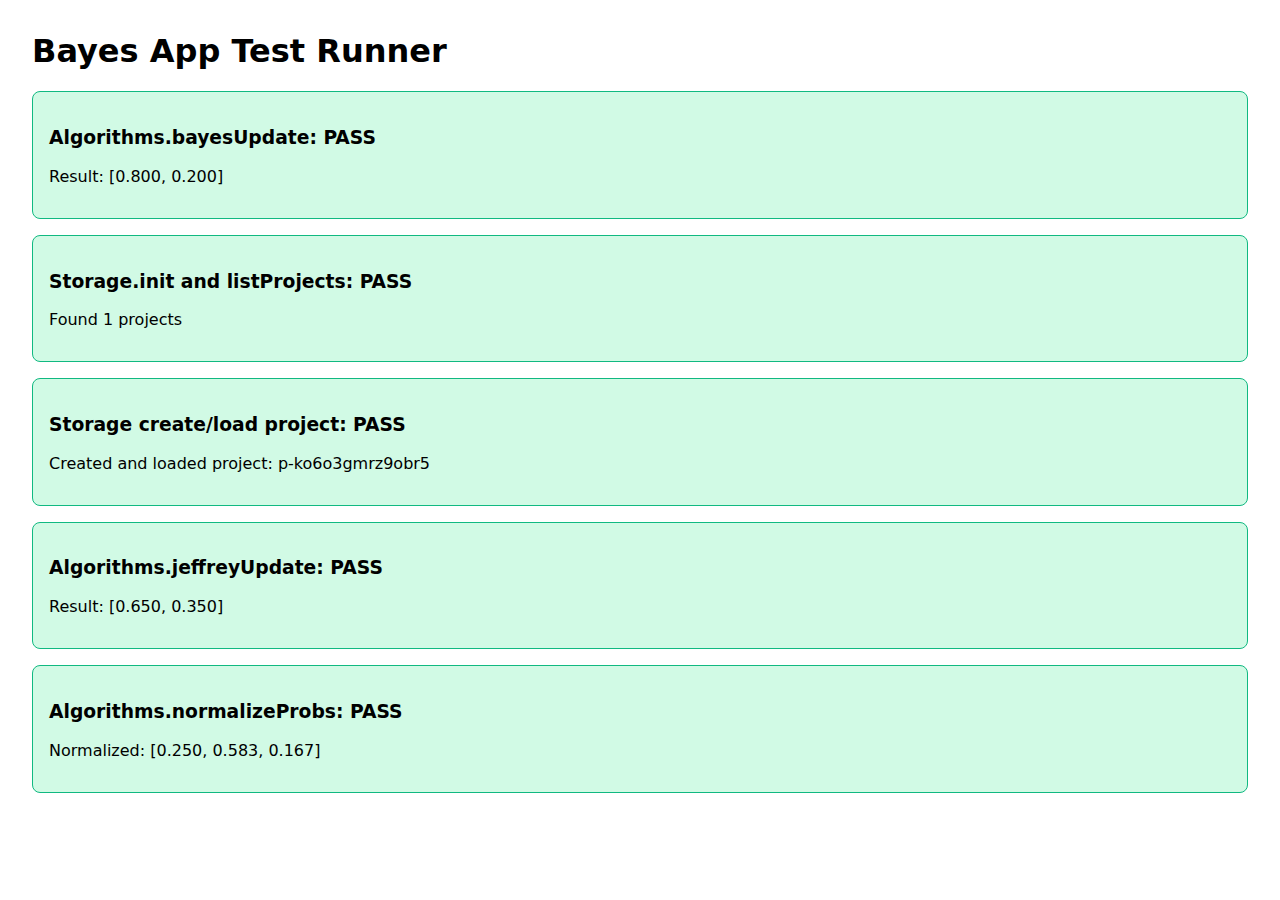
<file: tests/test_runner.html>
<!DOCTYPE html>
<html lang="en">
<head>
    <meta charset="UTF-8">
    <meta name="viewport" content="width=device-width, initial-scale=1.0">
    <title>Bayes App Test Runner</title>
    <style>
        body { font-family: system-ui; margin: 2rem; }
        .test { margin: 1rem 0; padding: 1rem; border-radius: 8px; }
        .pass { background: #d1fae5; border: 1px solid #10b981; }
        .fail { background: #fee2e2; border: 1px solid #ef4444; }
        .error { background: #fef3c7; border: 1px solid #f59e0b; }
        pre { background: #f3f4f6; padding: 1rem; border-radius: 4px; overflow-x: auto; }
    </style>
</head>
<body>
    <h1>Bayes App Test Runner</h1>
    <div id="results"></div>
    
    <script type="module">
        import { Algorithms } from '../js/algorithms.js';
        import { Storage } from '../js/storage.js';
        
        const results = document.getElementById('results');
        
        function addResult(name, status, message = '', error = null) {
            const div = document.createElement('div');
            div.className = `test ${status}`;
            div.innerHTML = `
                <h3>${name}: ${status.toUpperCase()}</h3>
                ${message ? `<p>${message}</p>` : ''}
                ${error ? `<pre>${error.stack || error}</pre>` : ''}
            `;
            results.appendChild(div);
        }
        
        async function runTests() {
            // Test 1: Algorithms module
            try {
                const priors = [0.5, 0.5];
                const likelihoods = [0.8, 0.2];
                const result = Algorithms.bayesUpdate(priors, likelihoods);
                
                if (Array.isArray(result) && result.length === 2 && Math.abs(result[0] + result[1] - 1) < 0.001) {
                    addResult('Algorithms.bayesUpdate', 'pass', `Result: [${result[0].toFixed(3)}, ${result[1].toFixed(3)}]`);
                } else {
                    addResult('Algorithms.bayesUpdate', 'fail', `Invalid result: ${JSON.stringify(result)}`);
                }
            } catch (e) {
                addResult('Algorithms.bayesUpdate', 'error', 'Exception thrown', e);
            }
            
            // Test 2: Storage module
            try {
                await Storage.init();
                const projects = await Storage.listProjects();
                addResult('Storage.init and listProjects', 'pass', `Found ${projects.length} projects`);
            } catch (e) {
                addResult('Storage.init and listProjects', 'error', 'Exception thrown', e);
            }
            
            // Test 3: Create and load project
            try {
                const newProject = await Storage.createProject('Test Project');
                if (newProject && newProject.id && newProject.name === 'Test Project') {
                    const loaded = await Storage.loadProject(newProject.id);
                    if (loaded && loaded.id === newProject.id) {
                        addResult('Storage create/load project', 'pass', `Created and loaded project: ${newProject.id}`);
                        // Cleanup
                        await Storage.deleteProject(newProject.id);
                    } else {
                        addResult('Storage create/load project', 'fail', 'Failed to load created project');
                    }
                } else {
                    addResult('Storage create/load project', 'fail', 'Failed to create project');
                }
            } catch (e) {
                addResult('Storage create/load project', 'error', 'Exception thrown', e);
            }
            
            // Test 4: Jeffrey conditionalization
            try {
                const current = [0.6, 0.4];
                const likeMatrix = [[0.8, 0.2], [0.3, 0.7]];
                const targetWeights = [0.7, 0.3];
                const result = Algorithms.jeffreyUpdate(current, likeMatrix, targetWeights);
                
                if (Array.isArray(result) && result.length === 2 && Math.abs(result[0] + result[1] - 1) < 0.001) {
                    addResult('Algorithms.jeffreyUpdate', 'pass', `Result: [${result[0].toFixed(3)}, ${result[1].toFixed(3)}]`);
                } else {
                    addResult('Algorithms.jeffreyUpdate', 'fail', `Invalid result: ${JSON.stringify(result)}`);
                }
            } catch (e) {
                addResult('Algorithms.jeffreyUpdate', 'error', 'Exception thrown', e);
            }
            
            // Test 5: Normalization
            try {
                const unnormalized = [0.3, 0.7, 0.2];
                const normalized = Algorithms.normalizeProbs(unnormalized);
                const sum = normalized.reduce((a, b) => a + b, 0);
                
                if (Math.abs(sum - 1) < 0.001) {
                    addResult('Algorithms.normalizeProbs', 'pass', `Normalized: [${normalized.map(x => x.toFixed(3)).join(', ')}]`);
                } else {
                    addResult('Algorithms.normalizeProbs', 'fail', `Sum is ${sum}, expected 1`);
                }
            } catch (e) {
                addResult('Algorithms.normalizeProbs', 'error', 'Exception thrown', e);
            }
        }
        
        runTests();
    </script>
</body>
</html>
</file>
<file: styles.css>
/* Bayes App Styles - Accessible, responsive, light/dark */
:root {
  --bg: #f7f8fb;
  --text: #0d1321;
  --muted: #5c667a;
  --primary: #2a6df4;
  --secondary: #e2e8f0;
  --danger: #e11d48;
  --card: #ffffff;
  --border: #d1d5db;
}
:root.dark {
  --bg: #0d1321;
  --text: #e6eaf2;
  --muted: #a3b1c6;
  --primary: #7aa2ff;
  --secondary: #1f2433;
  --danger: #fb7185;
  --card: #131a2a;
  --border: #2a3246;
}
* { box-sizing: border-box; }
html, body { height: 100%; }
body {
  margin: 0;
  font-family: system-ui, -apple-system, Segoe UI, Roboto, Arial, sans-serif;
  background: var(--bg);
  color: var(--text);
}

.app-header {
  position: sticky; top: 0; z-index: 10;
  background: var(--card);
  border-bottom: 1px solid var(--border);
  padding: 0.75rem 1rem;
  display: grid; grid-template-columns: auto 1fr auto; gap: 1rem; align-items: center;
}
.app-header h1 { margin: 0; font-size: 1.25rem; }
.tabs { display: flex; gap: 0.5rem; flex-wrap: wrap; }
.tab { padding: 0.5rem 0.75rem; border: 1px solid var(--border); background: var(--secondary); color: var(--text); border-radius: 6px; cursor: pointer; }
.tab.active { background: var(--primary); color: #fff; border-color: var(--primary); }
.project-controls { display: flex; gap: 0.5rem; align-items: center; }
.export-dropdown { position: relative; display: inline-block; }
.dropdown-content { display: none; position: absolute; right: 0; top: 100%; background: var(--card); border: 1px solid var(--border); border-radius: 6px; box-shadow: 0 4px 12px rgba(0,0,0,0.1); z-index: 100; min-width: 160px; }
.export-dropdown.open .dropdown-content { display: block; }
.dropdown-content button { display: block; width: 100%; text-align: left; padding: 0.5rem 0.75rem; border: none; background: none; color: var(--text); cursor: pointer; }
.dropdown-content button:hover { background: var(--secondary); }
.secondary { background: var(--secondary); border: 1px solid var(--border); color: var(--text); padding: 0.5rem 0.75rem; border-radius: 6px; cursor: pointer; }
.danger { background: #fff0f2; color: #7f1d1d; border: 1px solid #fecdd3; padding: 0.5rem 0.75rem; border-radius: 6px; cursor: pointer; }
button { background: var(--primary); color: #fff; border: 1px solid var(--primary); padding: 0.5rem 0.75rem; border-radius: 6px; cursor: pointer; }
button:disabled { opacity: 0.6; cursor: not-allowed; }

main { padding: 1rem; max-width: 1100px; margin: 0 auto; }
.view { display: none; }
.view.active { display: block; }
.hidden { display: none; }
.muted { color: var(--muted); font-size: 0.9rem; }
.help { color: var(--muted); }

.table { width: 100%; border-collapse: collapse; }
.table th, .table td { border-bottom: 1px solid var(--border); padding: 0.5rem; text-align: left; }
.table thead th { position: sticky; top: 3.5rem; background: var(--card); z-index: 1; }
.table.small td, .table.small th { padding: 0.35rem; }

input[type="text"], input[type="number"], select { padding: 0.4rem 0.5rem; border: 1px solid var(--border); border-radius: 6px; background: var(--card); color: var(--text); }
input[type="file"] { display: none; }
.import-label { display: inline-flex; gap: 0.5rem; align-items: center; padding: 0.45rem 0.6rem; border: 1px dashed var(--border); border-radius: 6px; cursor: pointer; }

.row-actions { margin-top: 0.75rem; display: flex; gap: 0.5rem; flex-wrap: wrap; }

.evidence-switcher { display: flex; gap: 0.5rem; margin-bottom: 0.5rem; }
.chip { border: 1px solid var(--border); background: var(--secondary); padding: 0.3rem 0.5rem; border-radius: 999px; cursor: pointer; }
.chip-active { background: var(--primary); color: #fff; border-color: var(--primary); }

.charts { display: grid; grid-template-columns: repeat(auto-fit, minmax(260px, 1fr)); gap: 1rem; }
.chart-card { background: var(--card); border: 1px solid var(--border); border-radius: 8px; padding: 0.75rem; }
.chart { height: 260px; }

.history-list { display: flex; flex-direction: column; gap: 0.5rem; }
.history-item { background: var(--card); border: 1px solid var(--border); border-radius: 6px; padding: 0.5rem; }

.settings { display: grid; gap: 0.75rem; grid-template-columns: repeat(auto-fit, minmax(220px, 1fr)); }

#toaster { position: fixed; right: 1rem; bottom: 1rem; display: grid; gap: 0.5rem; }
.toast { background: var(--card); color: var(--text); border: 1px solid var(--border); border-radius: 6px; padding: 0.5rem 0.75rem; box-shadow: 0 2px 12px rgba(0,0,0,0.08); }

/* Help System */
.section-header { display: flex; justify-content: space-between; align-items: center; margin-bottom: 0.5rem; }
.help-btn { width: 24px; height: 24px; border-radius: 50%; background: var(--primary); color: #fff; border: none; font-size: 12px; font-weight: bold; cursor: pointer; }
.help-content { max-width: 600px; }
#help-body { margin: 1rem 0; line-height: 1.6; }
#help-body h4 { margin: 1rem 0 0.5rem 0; color: var(--primary); }
#help-body ul { margin: 0.5rem 0; padding-left: 1.5rem; }
#help-body code { background: var(--secondary); padding: 0.2rem 0.4rem; border-radius: 4px; font-family: monospace; }

/* Tutorial System */
#tutorial-overlay { position: fixed; top: 0; left: 0; right: 0; bottom: 0; background: rgba(0,0,0,0.7); z-index: 1000; display: flex; align-items: center; justify-content: center; }
.tutorial-popup { background: var(--card); border: 1px solid var(--border); border-radius: 8px; padding: 1.5rem; max-width: 500px; margin: 1rem; box-shadow: 0 4px 20px rgba(0,0,0,0.15); }
.tutorial-content h4 { margin: 0 0 1rem 0; color: var(--primary); }
.tutorial-content p { margin: 0 0 1.5rem 0; line-height: 1.6; }
.tutorial-actions { display: flex; gap: 0.5rem; justify-content: space-between; }

/* Ensure the overlay truly hides when the 'hidden' class is applied.
   The #tutorial-overlay selector has higher specificity than .hidden,
   so we add an id+class rule to override display and prevent the
   overlay from remaining visible after Finish/Skip. */
#tutorial-overlay.hidden { display: none !important; }

/* Accessibility */
.sr-only { position: absolute; width: 1px; height: 1px; padding: 0; margin: -1px; overflow: hidden; clip: rect(0,0,0,0); white-space: nowrap; border: 0; }
button:focus, input:focus, select:focus { outline: 2px solid var(--primary); outline-offset: 2px; }
.tab:focus { box-shadow: 0 0 0 2px var(--primary); }
input[aria-invalid="true"] { border-color: var(--danger); }
.error-message { color: var(--danger); font-size: 0.875rem; margin-top: 0.25rem; }

@media (prefers-color-scheme: dark) {
  :root:not(.light) { color-scheme: dark; }
}
</file>
